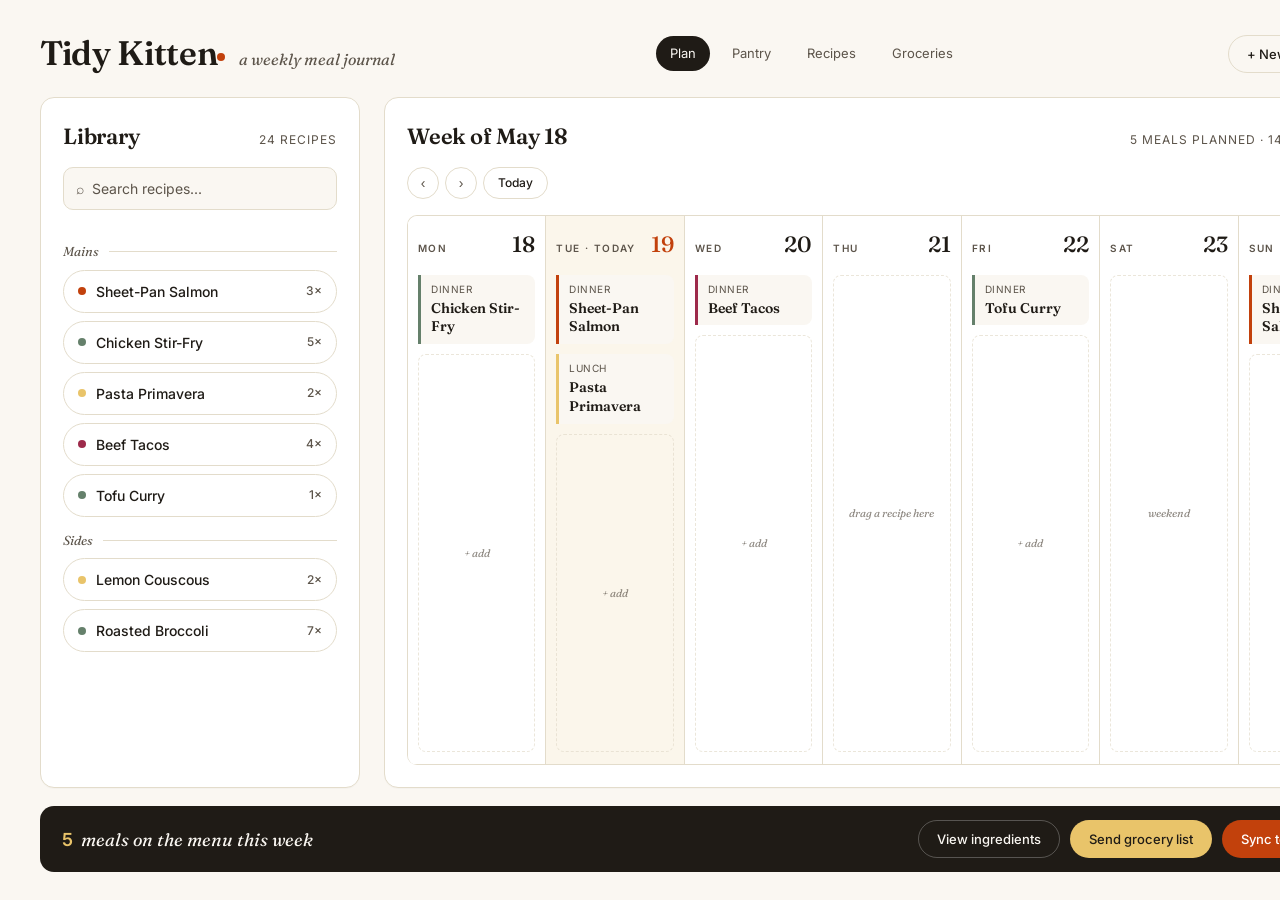
<file: static/mockups/1-editorial.html>
<!doctype html>
<html lang="en">
<head>
<meta charset="utf-8" />
<title>Meal Prep — Editorial</title>
<link rel="preconnect" href="https://fonts.googleapis.com">
<link rel="preconnect" href="https://fonts.gstatic.com" crossorigin>
<link href="https://fonts.googleapis.com/css2?family=Fraunces:opsz,wght@9..144,400;9..144,500;9..144,600;9..144,700&family=Inter:wght@400;500;600;700&display=swap" rel="stylesheet">
<style>
  * { box-sizing: border-box; margin: 0; padding: 0; }
  :root {
    --cream: #FAF7F2;
    --cream-2: #F2EDE3;
    --ink: #1F1B16;
    --ink-2: #5C544A;
    --line: #E3DCCB;
    --terracotta: #C2410C;
    --sage: #65806B;
    --butter: #E9C46A;
    --berry: #9D2A4B;
    --paper: #FFFFFF;
  }
  html, body {
    background: var(--cream);
    color: var(--ink);
    font-family: 'Inter', system-ui, sans-serif;
    font-size: 14px;
    line-height: 1.5;
    -webkit-font-smoothing: antialiased;
  }
  body {
    width: 1440px;
    height: 900px;
    padding: 28px 40px;
    display: grid;
    grid-template-rows: auto 1fr auto;
    gap: 18px;
    overflow: hidden;
  }
  /* ---------- Top bar ---------- */
  .topbar { display: flex; align-items: center; justify-content: space-between; }
  .brand {
    display: flex; align-items: baseline; gap: 14px;
  }
  .brand h1 {
    font-family: 'Fraunces', serif;
    font-weight: 600;
    font-size: 34px;
    letter-spacing: -0.01em;
  }
  .brand .dot {
    width: 8px; height: 8px; border-radius: 50%;
    background: var(--terracotta); display: inline-block;
    transform: translateY(-4px);
  }
  .brand .sub {
    font-family: 'Fraunces', serif;
    font-style: italic;
    color: var(--ink-2);
    font-size: 16px;
  }
  .nav { display: flex; gap: 8px; align-items: center; }
  .nav a {
    text-decoration: none; color: var(--ink-2);
    font-size: 13px; padding: 8px 14px; border-radius: 999px;
  }
  .nav a.active { background: var(--ink); color: var(--cream); }
  .nav a:hover:not(.active) { background: var(--cream-2); }
  .topbar .right { display: flex; align-items: center; gap: 14px; }
  .avatar {
    width: 36px; height: 36px; border-radius: 50%;
    background: linear-gradient(135deg, var(--terracotta), var(--berry));
    color: var(--cream); display: grid; place-items: center;
    font-weight: 600; font-size: 13px;
  }
  /* ---------- Main two-pane ---------- */
  .main {
    display: grid;
    grid-template-columns: 320px 1fr;
    gap: 24px;
    min-height: 0;
  }
  .panel {
    background: var(--paper);
    border: 1px solid var(--line);
    border-radius: 14px;
    padding: 22px;
    box-shadow: 0 1px 0 rgba(0,0,0,0.02);
    display: flex; flex-direction: column;
    min-height: 0;
  }
  .panel header {
    display: flex; align-items: baseline; justify-content: space-between;
    margin-bottom: 14px;
  }
  .panel h2 {
    font-family: 'Fraunces', serif;
    font-weight: 600;
    font-size: 22px;
    letter-spacing: -0.01em;
  }
  .panel .meta {
    font-size: 12px; color: var(--ink-2);
    text-transform: uppercase; letter-spacing: 0.08em;
  }
  /* ---------- Sidebar (meals) ---------- */
  .search {
    border: 1px solid var(--line);
    border-radius: 10px;
    padding: 10px 12px;
    display: flex; align-items: center; gap: 8px;
    margin-bottom: 18px;
    background: var(--cream);
  }
  .search input {
    border: 0; outline: 0; background: transparent;
    flex: 1; font: inherit; color: var(--ink);
  }
  .search input::placeholder { color: var(--ink-2); }
  .cat-label {
    font-family: 'Fraunces', serif;
    font-style: italic;
    color: var(--ink-2);
    font-size: 13px;
    margin: 14px 0 8px;
    display: flex; align-items: center; gap: 10px;
  }
  .cat-label::after {
    content: ""; flex: 1; border-bottom: 1px solid var(--line);
  }
  .meals { display: flex; flex-direction: column; gap: 8px; overflow: hidden; }
  .meal {
    border: 1px solid var(--line);
    border-radius: 999px;
    padding: 10px 14px;
    display: flex; align-items: center; gap: 10px;
    font-weight: 500;
    background: var(--paper);
    cursor: grab;
  }
  .meal .pip { width: 8px; height: 8px; border-radius: 50%; }
  .meal .pip.terr { background: var(--terracotta); }
  .meal .pip.sage { background: var(--sage); }
  .meal .pip.butter { background: var(--butter); }
  .meal .pip.berry { background: var(--berry); }
  .meal .count { margin-left: auto; color: var(--ink-2); font-size: 12px; }
  /* ---------- Calendar ---------- */
  .week-head {
    display: flex; align-items: center; justify-content: space-between;
    margin-bottom: 16px;
  }
  .week-nav { display: flex; gap: 6px; align-items: center; }
  .iconbtn {
    width: 32px; height: 32px; border-radius: 50%;
    border: 1px solid var(--line); background: var(--paper);
    display: grid; place-items: center; color: var(--ink-2);
    cursor: pointer; font-size: 14px;
  }
  .today-pill {
    border: 1px solid var(--line); border-radius: 999px;
    padding: 6px 14px; font-size: 12px; color: var(--ink);
    font-weight: 500;
  }
  .calendar {
    display: grid;
    grid-template-columns: repeat(7, 1fr);
    border-top: 1px solid var(--line);
    border-left: 1px solid var(--line);
    border-radius: 10px;
    overflow: hidden;
    flex: 1;
    min-height: 0;
  }
  .day {
    border-right: 1px solid var(--line);
    border-bottom: 1px solid var(--line);
    padding: 12px 10px;
    display: flex; flex-direction: column; gap: 10px;
    background: var(--paper);
    min-height: 0;
  }
  .day.today { background: #FBF6EB; }
  .day .d-head {
    display: flex; align-items: baseline; justify-content: space-between;
    margin-bottom: 4px;
  }
  .d-dow {
    font-size: 10px; letter-spacing: 0.14em;
    text-transform: uppercase; color: var(--ink-2);
    font-weight: 600;
  }
  .d-num {
    font-family: 'Fraunces', serif;
    font-size: 22px; font-weight: 500;
  }
  .day.today .d-num { color: var(--terracotta); }
  .event {
    border-left: 3px solid var(--sage);
    background: var(--cream);
    padding: 8px 10px;
    border-radius: 0 8px 8px 0;
    font-size: 12.5px;
    line-height: 1.35;
  }
  .event.terr { border-left-color: var(--terracotta); }
  .event.butter { border-left-color: var(--butter); }
  .event.berry { border-left-color: var(--berry); }
  .event .t { font-size: 10px; color: var(--ink-2); margin-bottom: 2px; letter-spacing: 0.05em; }
  .event .n { font-weight: 600; font-family: 'Fraunces', serif; font-size: 14px; }
  .empty-hint {
    flex: 1;
    border: 1px dashed var(--line);
    border-radius: 8px;
    display: grid; place-items: center;
    color: var(--ink-2);
    font-size: 11px; font-style: italic;
    font-family: 'Fraunces', serif;
    opacity: 0.7;
  }
  /* ---------- Action bar ---------- */
  .actionbar {
    display: flex; align-items: center; justify-content: space-between;
    padding: 14px 22px;
    background: var(--ink);
    color: var(--cream);
    border-radius: 14px;
  }
  .count-pill {
    font-family: 'Fraunces', serif;
    font-style: italic;
    font-size: 18px;
  }
  .count-pill b {
    font-style: normal; font-weight: 600;
    color: var(--butter); margin-right: 4px;
    font-family: 'Inter', sans-serif;
  }
  .actions { display: flex; gap: 10px; }
  .btn {
    padding: 10px 18px; border-radius: 999px; font-weight: 500;
    border: 1px solid transparent; cursor: pointer; font: 500 13px 'Inter', sans-serif;
  }
  .btn.ghost { background: transparent; color: var(--cream); border-color: rgba(255,255,255,0.25); }
  .btn.primary { background: var(--terracotta); color: white; }
  .btn.warm { background: var(--butter); color: var(--ink); }
</style>
</head>
<body>
  <!-- Top bar -->
  <header class="topbar">
    <div class="brand">
      <h1>Tidy Kitten<span class="dot"></span></h1>
      <span class="sub">a weekly meal journal</span>
    </div>
    <nav class="nav">
      <a href="#" class="active">Plan</a>
      <a href="#">Pantry</a>
      <a href="#">Recipes</a>
      <a href="#">Groceries</a>
    </nav>
    <div class="right">
      <a class="btn ghost" style="color:var(--ink); border-color:var(--line)">+ New recipe</a>
      <div class="avatar">JJ</div>
    </div>
  </header>

  <!-- Main -->
  <section class="main">
    <!-- Sidebar -->
    <aside class="panel">
      <header>
        <h2>Library</h2>
        <span class="meta">24 recipes</span>
      </header>
      <div class="search">
        <span style="color:var(--ink-2)">⌕</span>
        <input placeholder="Search recipes..." />
      </div>

      <div class="cat-label">Mains</div>
      <div class="meals">
        <div class="meal"><span class="pip terr"></span>Sheet-Pan Salmon<span class="count">3×</span></div>
        <div class="meal"><span class="pip sage"></span>Chicken Stir-Fry<span class="count">5×</span></div>
        <div class="meal"><span class="pip butter"></span>Pasta Primavera<span class="count">2×</span></div>
        <div class="meal"><span class="pip berry"></span>Beef Tacos<span class="count">4×</span></div>
        <div class="meal"><span class="pip sage"></span>Tofu Curry<span class="count">1×</span></div>
      </div>

      <div class="cat-label">Sides</div>
      <div class="meals">
        <div class="meal"><span class="pip butter"></span>Lemon Couscous<span class="count">2×</span></div>
        <div class="meal"><span class="pip sage"></span>Roasted Broccoli<span class="count">7×</span></div>
      </div>
    </aside>

    <!-- Calendar -->
    <section class="panel">
      <header>
        <h2>Week of May 18</h2>
        <span class="meta">5 meals planned · 14 ingredients</span>
      </header>

      <div class="week-head">
        <div class="week-nav">
          <button class="iconbtn">‹</button>
          <button class="iconbtn">›</button>
          <span class="today-pill">Today</span>
        </div>
        <span class="meta">May · 2026</span>
      </div>

      <div class="calendar">
        <div class="day">
          <div class="d-head"><span class="d-dow">Mon</span><span class="d-num">18</span></div>
          <div class="event sage"><div class="t">DINNER</div><div class="n">Chicken Stir-Fry</div></div>
          <div class="empty-hint">+ add</div>
        </div>
        <div class="day today">
          <div class="d-head"><span class="d-dow">Tue · today</span><span class="d-num">19</span></div>
          <div class="event terr"><div class="t">DINNER</div><div class="n">Sheet-Pan Salmon</div></div>
          <div class="event butter"><div class="t">LUNCH</div><div class="n">Pasta Primavera</div></div>
          <div class="empty-hint">+ add</div>
        </div>
        <div class="day">
          <div class="d-head"><span class="d-dow">Wed</span><span class="d-num">20</span></div>
          <div class="event berry"><div class="t">DINNER</div><div class="n">Beef Tacos</div></div>
          <div class="empty-hint">+ add</div>
        </div>
        <div class="day">
          <div class="d-head"><span class="d-dow">Thu</span><span class="d-num">21</span></div>
          <div class="empty-hint">drag a recipe here</div>
        </div>
        <div class="day">
          <div class="d-head"><span class="d-dow">Fri</span><span class="d-num">22</span></div>
          <div class="event sage"><div class="t">DINNER</div><div class="n">Tofu Curry</div></div>
          <div class="empty-hint">+ add</div>
        </div>
        <div class="day">
          <div class="d-head"><span class="d-dow">Sat</span><span class="d-num">23</span></div>
          <div class="empty-hint">weekend</div>
        </div>
        <div class="day">
          <div class="d-head"><span class="d-dow">Sun</span><span class="d-num">24</span></div>
          <div class="event terr"><div class="t">DINNER</div><div class="n">Sheet-Pan Salmon</div></div>
          <div class="empty-hint">+ add</div>
        </div>
      </div>
    </section>
  </section>

  <!-- Action bar -->
  <footer class="actionbar">
    <div class="count-pill"><b>5</b> meals on the menu this week</div>
    <div class="actions">
      <button class="btn ghost">View ingredients</button>
      <button class="btn warm">Send grocery list</button>
      <button class="btn primary">Sync to calendar →</button>
    </div>
  </footer>
</body>
</html>
</file>
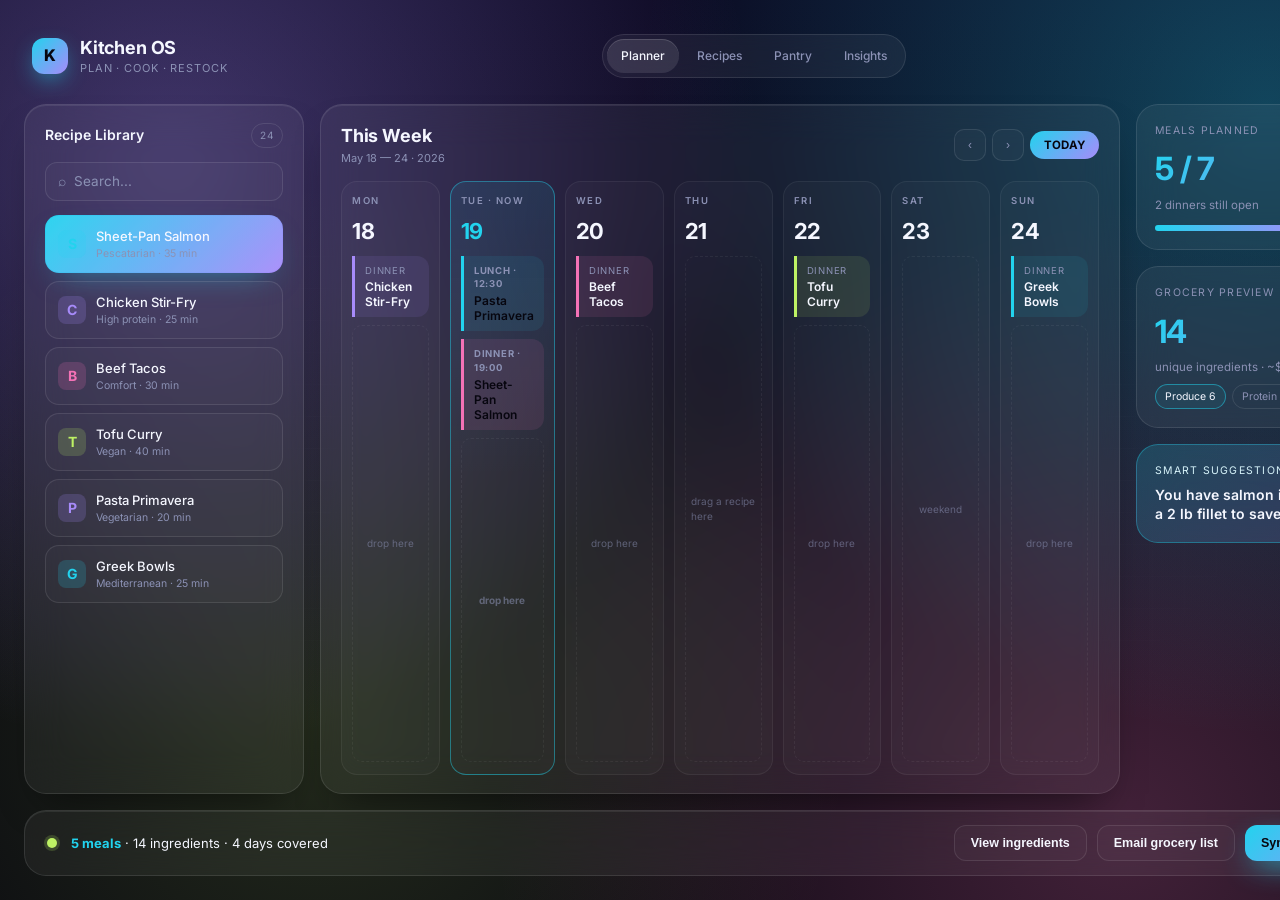
<file: static/mockups/2-bento-glass.html>
<!doctype html>
<html lang="en">
<head>
<meta charset="utf-8" />
<title>Meal Prep — Bento Glass</title>
<link rel="preconnect" href="https://fonts.googleapis.com">
<link rel="preconnect" href="https://fonts.gstatic.com" crossorigin>
<link href="https://fonts.googleapis.com/css2?family=Inter:wght@400;500;600;700;800&display=swap" rel="stylesheet">
<style>
  * { box-sizing: border-box; margin: 0; padding: 0; }
  :root {
    --bg-0: #07060F;
    --ink: #F5F7FF;
    --ink-2: #8C92B5;
    --line: rgba(255,255,255,0.10);
    --line-2: rgba(255,255,255,0.06);
    --glass: rgba(255,255,255,0.05);
    --glass-2: rgba(255,255,255,0.025);
    --cyan: #22D3EE;
    --violet: #A78BFA;
    --pink: #F472B6;
    --lime: #BEF264;
  }
  html, body {
    background: var(--bg-0);
    color: var(--ink);
    font-family: 'Inter', system-ui, sans-serif;
    font-size: 13.5px;
    line-height: 1.45;
    -webkit-font-smoothing: antialiased;
    overflow: hidden;
  }
  body {
    width: 1440px;
    height: 900px;
    padding: 24px;
    position: relative;
  }
  /* Animated mesh background */
  body::before {
    content: ""; position: absolute; inset: 0;
    background:
      radial-gradient(circle at 12% 18%, rgba(167,139,250,0.35), transparent 40%),
      radial-gradient(circle at 88% 12%, rgba(34,211,238,0.30), transparent 42%),
      radial-gradient(circle at 78% 92%, rgba(244,114,182,0.25), transparent 45%),
      radial-gradient(circle at 22% 80%, rgba(190,242,100,0.16), transparent 40%),
      linear-gradient(180deg, #0B0820, #07060F 80%);
    z-index: 0;
  }
  body::after {
    content: ""; position: absolute; inset: 0; pointer-events: none;
    background-image:
      linear-gradient(rgba(255,255,255,0.025) 1px, transparent 1px),
      linear-gradient(90deg, rgba(255,255,255,0.025) 1px, transparent 1px);
    background-size: 32px 32px;
    mask-image: radial-gradient(ellipse at center, black, transparent 70%);
  }
  .wrap {
    position: relative; z-index: 2;
    height: 852px;
    display: grid;
    grid-template-columns: 280px 1fr 280px;
    grid-template-rows: 64px 1fr 90px;
    grid-template-areas:
      "head head head"
      "lib  cal  side"
      "lib  cal  side";
    gap: 16px;
  }
  /* glass mixin */
  .glass {
    background: var(--glass);
    border: 1px solid var(--line);
    border-radius: 22px;
    backdrop-filter: blur(20px);
    -webkit-backdrop-filter: blur(20px);
    box-shadow:
      inset 0 1px 0 rgba(255,255,255,0.08),
      0 20px 40px -20px rgba(0,0,0,0.6);
    padding: 18px 20px;
  }
  /* Header */
  .head { grid-area: head; display: flex; align-items: center; justify-content: space-between; padding: 0 8px; }
  .logo { display: flex; align-items: center; gap: 12px; }
  .logo .badge {
    width: 36px; height: 36px; border-radius: 12px;
    background: linear-gradient(135deg, var(--cyan), var(--violet));
    box-shadow: 0 8px 24px -8px var(--cyan);
    display: grid; place-items: center;
    font-weight: 800; color: #07060F; font-size: 16px;
  }
  .logo h1 { font-size: 18px; font-weight: 700; letter-spacing: -0.01em; }
  .logo .sub { font-size: 11px; color: var(--ink-2); letter-spacing: 0.08em; text-transform: uppercase; }
  .pill-nav {
    display: flex; gap: 4px;
    background: var(--glass);
    border: 1px solid var(--line);
    padding: 4px;
    border-radius: 999px;
    backdrop-filter: blur(20px);
  }
  .pill-nav a {
    color: var(--ink-2); text-decoration: none;
    font-size: 12px; font-weight: 500;
    padding: 8px 14px; border-radius: 999px;
  }
  .pill-nav a.active {
    background: rgba(255,255,255,0.10); color: var(--ink);
    box-shadow: inset 0 1px 0 rgba(255,255,255,0.15);
  }
  .head-r { display: flex; align-items: center; gap: 10px; }
  .iconbtn {
    width: 36px; height: 36px; border-radius: 12px;
    background: var(--glass); border: 1px solid var(--line);
    display: grid; place-items: center; color: var(--ink-2);
    font-size: 14px;
  }
  .avatar {
    width: 36px; height: 36px; border-radius: 50%;
    background: linear-gradient(135deg, var(--violet), var(--pink));
    display: grid; place-items: center; font-weight: 700; font-size: 12px;
    color: #07060F;
  }
  /* Library */
  .lib { grid-area: lib; display: flex; flex-direction: column; min-height: 0; }
  .panel-h { display: flex; align-items: center; justify-content: space-between; margin-bottom: 14px; }
  .panel-h h2 { font-size: 14px; font-weight: 600; }
  .panel-h .tag {
    font-size: 10px; color: var(--ink-2);
    text-transform: uppercase; letter-spacing: 0.1em;
    padding: 4px 8px; border: 1px solid var(--line); border-radius: 999px;
  }
  .search {
    background: var(--glass-2); border: 1px solid var(--line);
    border-radius: 12px; padding: 9px 12px;
    display: flex; gap: 8px; align-items: center;
    margin-bottom: 14px;
  }
  .search input { background: transparent; border: 0; outline: 0; color: var(--ink); flex: 1; font: inherit; }
  .search input::placeholder { color: var(--ink-2); }
  .meal {
    display: flex; align-items: center; gap: 10px;
    padding: 11px 12px;
    border: 1px solid var(--line);
    background: var(--glass-2);
    border-radius: 14px;
    margin-bottom: 8px;
    cursor: grab;
    position: relative;
    overflow: hidden;
  }
  .meal .ic {
    width: 28px; height: 28px; border-radius: 8px;
    display: grid; place-items: center;
    font-size: 14px; font-weight: 700;
  }
  .ic.c1 { background: rgba(34,211,238,0.18); color: var(--cyan); }
  .ic.c2 { background: rgba(167,139,250,0.20); color: var(--violet); }
  .ic.c3 { background: rgba(244,114,182,0.18); color: var(--pink); }
  .ic.c4 { background: rgba(190,242,100,0.18); color: var(--lime); }
  .meal .n { font-size: 13px; font-weight: 500; }
  .meal .t { font-size: 10.5px; color: var(--ink-2); }
  .meal.featured {
    border: 1px solid transparent;
    background:
      linear-gradient(var(--glass), var(--glass)) padding-box,
      linear-gradient(135deg, var(--cyan), var(--violet)) border-box;
    box-shadow: 0 0 0 1px rgba(34,211,238,0.0), 0 12px 32px -16px rgba(34,211,238,0.6);
  }
  /* Calendar */
  .cal { grid-area: cal; display: flex; flex-direction: column; min-height: 0; }
  .cal-head {
    display: flex; align-items: center; justify-content: space-between;
    margin-bottom: 14px;
  }
  .cal-head h2 { font-size: 18px; font-weight: 700; letter-spacing: -0.01em; }
  .cal-head .sub { font-size: 11px; color: var(--ink-2); display: block; margin-top: 2px; }
  .cal-nav { display: flex; align-items: center; gap: 6px; }
  .navbtn {
    width: 32px; height: 32px; border-radius: 10px;
    background: var(--glass-2); border: 1px solid var(--line);
    color: var(--ink-2); display: grid; place-items: center;
    font-size: 12px;
  }
  .today {
    padding: 6px 14px; border-radius: 999px;
    background: linear-gradient(135deg, var(--cyan), var(--violet));
    color: #07060F; font-size: 11.5px; font-weight: 700;
  }
  .grid {
    display: grid; grid-template-columns: repeat(7, 1fr);
    gap: 10px; flex: 1; min-height: 0;
  }
  .day {
    background: var(--glass-2);
    border: 1px solid var(--line-2);
    border-radius: 16px;
    padding: 12px 10px;
    display: flex; flex-direction: column; gap: 8px;
    min-height: 0;
  }
  .day.today {
    border-color: rgba(34,211,238,0.45);
    background: linear-gradient(180deg, rgba(34,211,238,0.10), var(--glass-2) 50%);
  }
  .day .dow { font-size: 9.5px; color: var(--ink-2); letter-spacing: 0.16em; text-transform: uppercase; font-weight: 600; }
  .day .dnum { font-size: 22px; font-weight: 700; letter-spacing: -0.02em; }
  .day.today .dnum { color: var(--cyan); }
  .ev {
    border-left: 3px solid var(--cyan);
    background: rgba(34,211,238,0.08);
    padding: 8px 10px;
    border-radius: 0 12px 12px 0;
  }
  .ev .et { font-size: 9.5px; color: var(--ink-2); letter-spacing: 0.08em; text-transform: uppercase; margin-bottom: 2px; }
  .ev .en { font-size: 12px; font-weight: 600; line-height: 1.25; }
  .ev.violet { border-left-color: var(--violet); background: rgba(167,139,250,0.10); }
  .ev.pink   { border-left-color: var(--pink);   background: rgba(244,114,182,0.10); }
  .ev.lime   { border-left-color: var(--lime);   background: rgba(190,242,100,0.10); color: var(--ink); }
  .drop {
    flex: 1;
    border: 1px dashed var(--line);
    border-radius: 10px;
    color: var(--ink-2);
    font-size: 10px;
    display: grid; place-items: center;
    opacity: 0.55;
  }
  /* Sidebar (right) — bento stats */
  .side { grid-area: side; display: flex; flex-direction: column; gap: 16px; min-height: 0; }
  .stat-card {
    padding: 18px;
    background: var(--glass);
    border: 1px solid var(--line);
    border-radius: 22px;
    backdrop-filter: blur(20px);
  }
  .stat-card .lbl {
    font-size: 10.5px; letter-spacing: 0.12em; text-transform: uppercase;
    color: var(--ink-2); margin-bottom: 8px;
  }
  .stat-card .big {
    font-size: 32px; font-weight: 700; letter-spacing: -0.02em;
    background: linear-gradient(135deg, var(--cyan), var(--violet));
    -webkit-background-clip: text; background-clip: text; color: transparent;
  }
  .stat-card .meta { font-size: 11.5px; color: var(--ink-2); margin-top: 4px; }
  .progress {
    height: 6px; border-radius: 999px; background: rgba(255,255,255,0.06); margin-top: 12px;
    overflow: hidden;
  }
  .progress > i {
    display: block; height: 100%;
    background: linear-gradient(90deg, var(--cyan), var(--violet));
    width: 64%;
  }
  .chips { display: flex; flex-wrap: wrap; gap: 6px; margin-top: 8px; }
  .chip {
    font-size: 10.5px; color: var(--ink-2);
    border: 1px solid var(--line); border-radius: 999px;
    padding: 4px 9px;
  }
  .chip.on { color: var(--ink); border-color: rgba(34,211,238,0.5); background: rgba(34,211,238,0.08); }
  /* Action bar (across bottom) */
  .actionbar {
    grid-column: 1 / -1;
    background: var(--glass);
    border: 1px solid var(--line);
    border-radius: 22px;
    padding: 14px 22px;
    display: flex; align-items: center; justify-content: space-between;
    backdrop-filter: blur(24px);
    box-shadow: inset 0 1px 0 rgba(255,255,255,0.08);
  }
  .actionbar-l { display: flex; align-items: center; gap: 14px; }
  .pulse {
    width: 10px; height: 10px; border-radius: 50%;
    background: var(--lime);
    box-shadow: 0 0 0 3px rgba(190,242,100,0.18);
  }
  .actionbar-l .t { font-size: 13px; }
  .actionbar-l .t b { color: var(--cyan); font-weight: 700; }
  .actions { display: flex; gap: 10px; }
  .btn {
    padding: 10px 16px; border-radius: 12px; font-size: 12.5px; font-weight: 600;
    border: 1px solid var(--line); background: var(--glass-2); color: var(--ink); cursor: pointer;
  }
  .btn.primary {
    background: linear-gradient(135deg, var(--cyan), var(--violet));
    color: #07060F; border: 0;
    box-shadow: 0 10px 30px -10px var(--cyan);
  }
</style>
</head>
<body>
  <div class="wrap">
    <!-- Header -->
    <div class="head">
      <div class="logo">
        <div class="badge">K</div>
        <div>
          <h1>Kitchen OS</h1>
          <div class="sub">Plan · Cook · Restock</div>
        </div>
      </div>
      <nav class="pill-nav">
        <a class="active" href="#">Planner</a>
        <a href="#">Recipes</a>
        <a href="#">Pantry</a>
        <a href="#">Insights</a>
      </nav>
      <div class="head-r">
        <button class="iconbtn">⌕</button>
        <button class="iconbtn">⚡︎</button>
        <div class="avatar">JJ</div>
      </div>
    </div>

    <!-- Library tile -->
    <aside class="lib glass">
      <div class="panel-h">
        <h2>Recipe Library</h2>
        <span class="tag">24</span>
      </div>
      <div class="search">
        <span style="color:var(--ink-2)">⌕</span>
        <input placeholder="Search..." />
      </div>
      <div class="meal featured">
        <div class="ic c1">S</div>
        <div>
          <div class="n">Sheet-Pan Salmon</div>
          <div class="t">Pescatarian · 35 min</div>
        </div>
      </div>
      <div class="meal">
        <div class="ic c2">C</div>
        <div>
          <div class="n">Chicken Stir-Fry</div>
          <div class="t">High protein · 25 min</div>
        </div>
      </div>
      <div class="meal">
        <div class="ic c3">B</div>
        <div>
          <div class="n">Beef Tacos</div>
          <div class="t">Comfort · 30 min</div>
        </div>
      </div>
      <div class="meal">
        <div class="ic c4">T</div>
        <div>
          <div class="n">Tofu Curry</div>
          <div class="t">Vegan · 40 min</div>
        </div>
      </div>
      <div class="meal">
        <div class="ic c2">P</div>
        <div>
          <div class="n">Pasta Primavera</div>
          <div class="t">Vegetarian · 20 min</div>
        </div>
      </div>
      <div class="meal">
        <div class="ic c1">G</div>
        <div>
          <div class="n">Greek Bowls</div>
          <div class="t">Mediterranean · 25 min</div>
        </div>
      </div>
    </aside>

    <!-- Calendar tile -->
    <main class="cal glass">
      <div class="cal-head">
        <div>
          <h2>This Week</h2>
          <span class="sub">May 18 — 24 · 2026</span>
        </div>
        <div class="cal-nav">
          <button class="navbtn">‹</button>
          <button class="navbtn">›</button>
          <span class="today">TODAY</span>
        </div>
      </div>

      <div class="grid">
        <div class="day">
          <div class="dow">Mon</div><div class="dnum">18</div>
          <div class="ev violet"><div class="et">Dinner</div><div class="en">Chicken Stir-Fry</div></div>
          <div class="drop">drop here</div>
        </div>
        <div class="day today">
          <div class="dow">Tue · NOW</div><div class="dnum">19</div>
          <div class="ev"><div class="et">Lunch · 12:30</div><div class="en">Pasta Primavera</div></div>
          <div class="ev pink"><div class="et">Dinner · 19:00</div><div class="en">Sheet-Pan Salmon</div></div>
          <div class="drop">drop here</div>
        </div>
        <div class="day">
          <div class="dow">Wed</div><div class="dnum">20</div>
          <div class="ev pink"><div class="et">Dinner</div><div class="en">Beef Tacos</div></div>
          <div class="drop">drop here</div>
        </div>
        <div class="day">
          <div class="dow">Thu</div><div class="dnum">21</div>
          <div class="drop">drag a recipe<br>here</div>
        </div>
        <div class="day">
          <div class="dow">Fri</div><div class="dnum">22</div>
          <div class="ev lime"><div class="et">Dinner</div><div class="en">Tofu Curry</div></div>
          <div class="drop">drop here</div>
        </div>
        <div class="day">
          <div class="dow">Sat</div><div class="dnum">23</div>
          <div class="drop">weekend</div>
        </div>
        <div class="day">
          <div class="dow">Sun</div><div class="dnum">24</div>
          <div class="ev"><div class="et">Dinner</div><div class="en">Greek Bowls</div></div>
          <div class="drop">drop here</div>
        </div>
      </div>
    </main>

    <!-- Side bento stack -->
    <aside class="side">
      <div class="stat-card">
        <div class="lbl">Meals planned</div>
        <div class="big">5 / 7</div>
        <div class="meta">2 dinners still open</div>
        <div class="progress"><i></i></div>
      </div>
      <div class="stat-card">
        <div class="lbl">Grocery preview</div>
        <div class="big">14</div>
        <div class="meta">unique ingredients · ~$58</div>
        <div class="chips">
          <span class="chip on">Produce 6</span>
          <span class="chip">Protein 3</span>
          <span class="chip">Pantry 5</span>
        </div>
      </div>
      <div class="stat-card" style="background: linear-gradient(135deg, rgba(34,211,238,0.18), rgba(167,139,250,0.18)); border-color: rgba(34,211,238,0.35)">
        <div class="lbl" style="color:#D7F3FA">Smart suggestion</div>
        <div style="font-size:14px; font-weight:600; margin-top:4px; line-height:1.35;">You have salmon in 2 meals — buy a 2 lb fillet to save $4.</div>
      </div>
    </aside>

    <!-- Action bar -->
    <footer class="actionbar">
      <div class="actionbar-l">
        <span class="pulse"></span>
        <span class="t"><b>5 meals</b> · 14 ingredients · 4 days covered</span>
      </div>
      <div class="actions">
        <button class="btn">View ingredients</button>
        <button class="btn">Email grocery list</button>
        <button class="btn primary">Sync to calendar →</button>
      </div>
    </footer>
  </div>
</body>
</html>
</file>
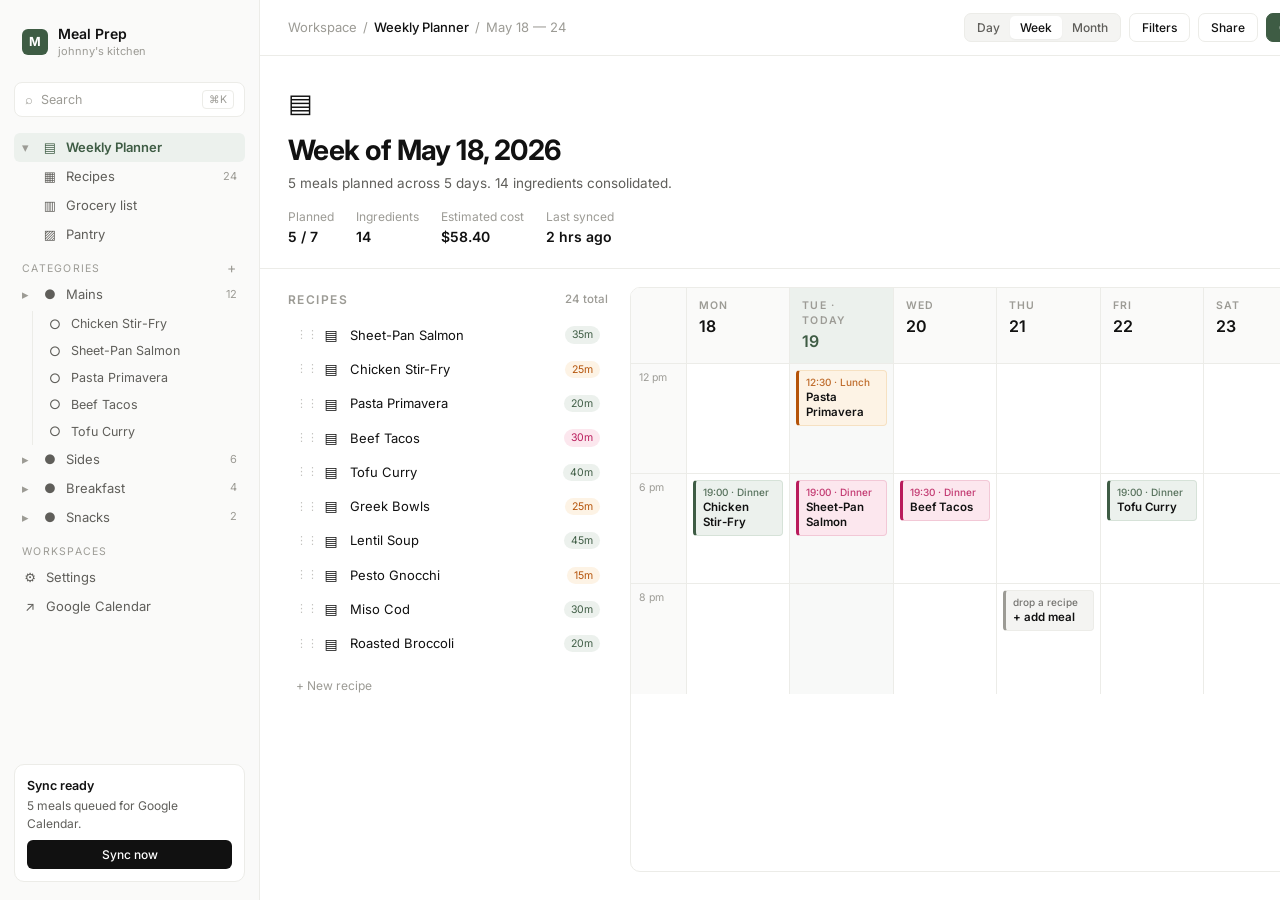
<file: static/mockups/3-notion-clean.html>
<!doctype html>
<html lang="en">
<head>
<meta charset="utf-8" />
<title>Meal Prep — Notion Clean</title>
<link rel="preconnect" href="https://fonts.googleapis.com">
<link rel="preconnect" href="https://fonts.gstatic.com" crossorigin>
<link href="https://fonts.googleapis.com/css2?family=Inter:wght@400;500;600;700&display=swap" rel="stylesheet">
<style>
  * { box-sizing: border-box; margin: 0; padding: 0; }
  :root {
    --paper: #FFFFFF;
    --bg: #FAFAF9;
    --bg-2: #F4F4F2;
    --line: #ECECE8;
    --line-2: #E2E1DC;
    --ink: #111111;
    --ink-2: #5F5E5A;
    --ink-3: #9C9B95;
    --accent: #3E5C44;       /* sage */
    --accent-soft: #ECF1ED;
    --warn: #B45309;
    --rose: #B91C5C;
  }
  html, body {
    background: var(--bg);
    color: var(--ink);
    font-family: 'Inter', system-ui, sans-serif;
    font-size: 13.5px;
    line-height: 1.45;
    -webkit-font-smoothing: antialiased;
  }
  body {
    width: 1440px;
    height: 900px;
    display: grid;
    grid-template-columns: 260px 1fr;
    overflow: hidden;
  }
  /* ---------- Sidebar ---------- */
  .sidebar {
    background: var(--bg);
    border-right: 1px solid var(--line);
    padding: 18px 14px;
    display: flex; flex-direction: column;
    min-height: 0;
  }
  .ws {
    display: flex; align-items: center; gap: 10px;
    padding: 6px 8px; border-radius: 8px; margin-bottom: 16px;
  }
  .ws .ico {
    width: 26px; height: 26px; border-radius: 6px;
    background: var(--accent); color: white;
    display: grid; place-items: center; font-weight: 700; font-size: 12.5px;
  }
  .ws .name { font-weight: 600; font-size: 14px; }
  .ws .sub { font-size: 11px; color: var(--ink-3); }
  .search {
    display: flex; align-items: center; gap: 8px;
    padding: 7px 10px;
    background: var(--paper);
    border: 1px solid var(--line);
    border-radius: 8px;
    color: var(--ink-3);
    font-size: 12.5px;
    margin-bottom: 16px;
  }
  .search .k { margin-left: auto; font-size: 10.5px; padding: 1px 6px; border: 1px solid var(--line); border-radius: 4px; color: var(--ink-3); }
  .nav-section {
    font-size: 10.5px; text-transform: uppercase; letter-spacing: 0.12em;
    color: var(--ink-3); padding: 12px 8px 4px;
    display: flex; align-items: center; justify-content: space-between;
  }
  .nav-section .plus { color: var(--ink-3); font-size: 14px; line-height: 1; }
  .nav-item {
    display: flex; align-items: center; gap: 8px;
    padding: 5px 8px; border-radius: 6px;
    font-size: 13px; color: var(--ink-2);
    cursor: pointer;
  }
  .nav-item:hover { background: var(--bg-2); color: var(--ink); }
  .nav-item.active { background: var(--accent-soft); color: var(--accent); font-weight: 600; }
  .nav-item .chev { color: var(--ink-3); width: 12px; display: inline-block; }
  .nav-item .ico { width: 16px; text-align: center; font-size: 13px; }
  .nav-item .ct { margin-left: auto; font-size: 11px; color: var(--ink-3); }
  .nav-children {
    margin-left: 18px; border-left: 1px solid var(--line);
    padding-left: 6px; margin-top: 2px;
  }
  .nav-children .nav-item { font-size: 12.5px; padding: 4px 8px; }
  .upgrade {
    margin-top: auto;
    border: 1px solid var(--line);
    border-radius: 10px;
    padding: 12px;
    background: var(--paper);
    font-size: 12px;
  }
  .upgrade .h { font-weight: 600; font-size: 12.5px; margin-bottom: 2px; }
  .upgrade .s { color: var(--ink-2); margin-bottom: 8px; }
  .upgrade button {
    width: 100%; padding: 7px; border: 0; cursor: pointer;
    background: var(--ink); color: white; border-radius: 6px;
    font: 500 12px 'Inter', sans-serif;
  }

  /* ---------- Main ---------- */
  .main {
    background: var(--paper);
    display: grid;
    grid-template-rows: 56px auto 1fr;
    min-width: 0;
  }
  /* Top bar */
  .topbar {
    display: flex; align-items: center; justify-content: space-between;
    padding: 0 28px;
    border-bottom: 1px solid var(--line);
  }
  .crumbs { display: flex; align-items: center; gap: 6px; font-size: 13px; color: var(--ink-2); }
  .crumbs b { font-weight: 500; color: var(--ink); }
  .crumbs span { color: var(--ink-3); }
  .topbar-r { display: flex; align-items: center; gap: 8px; }
  .seg {
    display: flex; padding: 2px;
    background: var(--bg-2); border: 1px solid var(--line); border-radius: 7px;
  }
  .seg button {
    background: transparent; border: 0; padding: 4px 10px; font: 500 12px 'Inter', sans-serif;
    color: var(--ink-2); border-radius: 5px; cursor: pointer;
  }
  .seg button.on { background: var(--paper); color: var(--ink); box-shadow: 0 1px 2px rgba(0,0,0,0.04); }
  .btn {
    padding: 6px 12px; border-radius: 7px; font: 500 12px 'Inter', sans-serif;
    border: 1px solid var(--line); background: var(--paper); color: var(--ink); cursor: pointer;
  }
  .btn.primary { background: var(--ink); color: white; border-color: var(--ink); }
  .btn.accent { background: var(--accent); color: white; border-color: var(--accent); }
  .avatar {
    width: 28px; height: 28px; border-radius: 50%;
    background: var(--accent); color: white;
    display: grid; place-items: center; font-weight: 600; font-size: 11.5px;
    margin-left: 4px;
  }

  /* Page header */
  .page-h {
    padding: 28px 28px 20px;
    border-bottom: 1px solid var(--line);
    display: flex; align-items: flex-end; justify-content: space-between;
  }
  .page-h .ic {
    font-size: 26px;
    margin-bottom: 8px;
  }
  .page-h h1 { font-size: 28px; font-weight: 700; letter-spacing: -0.02em; }
  .page-h .desc { color: var(--ink-2); margin-top: 4px; font-size: 13.5px; }
  .meta-row {
    display: flex; gap: 22px; margin-top: 14px;
  }
  .meta-row .item {
    display: flex; flex-direction: column;
    font-size: 12px; color: var(--ink-3);
  }
  .meta-row .item b {
    color: var(--ink); font-weight: 600; font-size: 14px; margin-top: 2px;
  }
  .week-nav { display: flex; align-items: center; gap: 6px; }
  .iconbtn {
    width: 28px; height: 28px; border-radius: 6px; border: 1px solid var(--line);
    background: var(--paper); color: var(--ink-2); cursor: pointer; font-size: 13px;
  }

  /* Body */
  .body {
    padding: 18px 28px 28px;
    display: grid;
    grid-template-columns: 320px 1fr;
    gap: 22px;
    min-height: 0;
  }
  /* Recipes column */
  .recipes-col h3 {
    font-size: 12px; text-transform: uppercase; letter-spacing: 0.12em;
    color: var(--ink-3); font-weight: 600; padding: 4px 0 10px;
    display: flex; align-items: center; justify-content: space-between;
  }
  .recipes-col h3 .ct { color: var(--ink-3); font-weight: 500; letter-spacing: 0; text-transform: none; font-size: 11.5px; }
  .recipe {
    display: flex; align-items: center; gap: 10px;
    padding: 7px 8px;
    border-radius: 6px;
    cursor: grab;
  }
  .recipe:hover { background: var(--bg-2); }
  .recipe .h {
    width: 16px; color: var(--ink-3); font-size: 11px; opacity: 0.6;
  }
  .recipe .em { font-size: 14px; width: 18px; text-align: center; }
  .recipe .n { font-size: 13px; }
  .recipe .tag {
    margin-left: auto; font-size: 10.5px;
    padding: 1px 7px; border-radius: 999px;
    background: var(--bg-2); color: var(--ink-2);
  }
  .recipe .tag.sage { background: var(--accent-soft); color: var(--accent); }
  .recipe .tag.warn { background: #FDF3E5; color: var(--warn); }
  .recipe .tag.rose { background: #FCE7EE; color: var(--rose); }

  /* Calendar */
  .cal-wrap {
    border: 1px solid var(--line);
    border-radius: 10px;
    overflow: hidden;
    display: flex; flex-direction: column;
    min-height: 0;
  }
  .cal-head {
    display: grid;
    grid-template-columns: 56px repeat(7, 1fr);
    background: var(--bg);
    border-bottom: 1px solid var(--line);
  }
  .cal-head .col {
    padding: 10px 12px;
    border-right: 1px solid var(--line);
    font-size: 11.5px;
    color: var(--ink-2);
    display: flex; flex-direction: column; gap: 2px;
  }
  .cal-head .col:last-child { border-right: 0; }
  .cal-head .col .dow {
    text-transform: uppercase; letter-spacing: 0.1em; color: var(--ink-3); font-size: 10.5px; font-weight: 600;
  }
  .cal-head .col .dn { color: var(--ink); font-weight: 600; font-size: 16px; letter-spacing: -0.01em; }
  .cal-head .col.today .dn { color: var(--accent); }
  .cal-head .col.today { background: var(--accent-soft); }
  .cal-head .gutter { background: var(--bg); }
  .cal-body { display: flex; flex-direction: column; flex: 1; min-height: 0; }
  .row {
    display: grid;
    grid-template-columns: 56px repeat(7, 1fr);
    border-bottom: 1px solid var(--line);
    min-height: 110px;
  }
  .row:last-child { border-bottom: 0; }
  .row .hour {
    border-right: 1px solid var(--line);
    padding: 6px 8px;
    font-size: 10.5px;
    color: var(--ink-3);
    background: var(--bg);
  }
  .row .cell {
    border-right: 1px solid var(--line);
    padding: 6px;
    display: flex; flex-direction: column; gap: 4px;
  }
  .row .cell:last-child { border-right: 0; }
  .row .cell.today { background: rgba(62,92,68,0.035); }
  .ev {
    background: var(--accent-soft);
    color: var(--accent);
    border: 1px solid #D6E2D8;
    border-left: 3px solid var(--accent);
    padding: 5px 7px;
    border-radius: 4px;
    font-size: 11.5px;
    line-height: 1.3;
  }
  .ev .t { font-size: 10px; opacity: 0.85; margin-bottom: 1px; font-weight: 500; }
  .ev .n { font-weight: 600; color: var(--ink); }
  .ev.warn { background: #FDF3E5; color: var(--warn); border-color: #F6E1C2; border-left-color: var(--warn); }
  .ev.rose { background: #FCE7EE; color: var(--rose); border-color: #F2C8D6; border-left-color: var(--rose); }
  .ev.gray { background: var(--bg-2); color: var(--ink-2); border-color: var(--line); border-left-color: var(--ink-3); }
  .ev.gray .n { color: var(--ink); }
</style>
</head>
<body>
  <!-- Sidebar -->
  <aside class="sidebar">
    <div class="ws">
      <div class="ico">M</div>
      <div>
        <div class="name">Meal Prep</div>
        <div class="sub">johnny's kitchen</div>
      </div>
    </div>
    <div class="search">
      <span>⌕</span>
      <span>Search</span>
      <span class="k">⌘K</span>
    </div>

    <div class="nav-item active"><span class="chev">▾</span><span class="ico">▤</span> Weekly Planner</div>
    <div class="nav-item"><span class="chev"></span><span class="ico">▦</span> Recipes <span class="ct">24</span></div>
    <div class="nav-item"><span class="chev"></span><span class="ico">▥</span> Grocery list</div>
    <div class="nav-item"><span class="chev"></span><span class="ico">▨</span> Pantry</div>

    <div class="nav-section">Categories <span class="plus">+</span></div>
    <div class="nav-item"><span class="chev">▸</span><span class="ico">●</span> Mains <span class="ct">12</span></div>
    <div class="nav-children">
      <div class="nav-item"><span class="ico">○</span> Chicken Stir-Fry</div>
      <div class="nav-item"><span class="ico">○</span> Sheet-Pan Salmon</div>
      <div class="nav-item"><span class="ico">○</span> Pasta Primavera</div>
      <div class="nav-item"><span class="ico">○</span> Beef Tacos</div>
      <div class="nav-item"><span class="ico">○</span> Tofu Curry</div>
    </div>
    <div class="nav-item"><span class="chev">▸</span><span class="ico">●</span> Sides <span class="ct">6</span></div>
    <div class="nav-item"><span class="chev">▸</span><span class="ico">●</span> Breakfast <span class="ct">4</span></div>
    <div class="nav-item"><span class="chev">▸</span><span class="ico">●</span> Snacks <span class="ct">2</span></div>

    <div class="nav-section">Workspaces</div>
    <div class="nav-item"><span class="ico">⚙</span> Settings</div>
    <div class="nav-item"><span class="ico">↗</span> Google Calendar</div>

    <div class="upgrade">
      <div class="h">Sync ready</div>
      <div class="s">5 meals queued for Google Calendar.</div>
      <button>Sync now</button>
    </div>
  </aside>

  <!-- Main -->
  <section class="main">
    <header class="topbar">
      <div class="crumbs">
        <span>Workspace</span><span>/</span><b>Weekly Planner</b><span>/</span><span>May 18 — 24</span>
      </div>
      <div class="topbar-r">
        <div class="seg">
          <button>Day</button>
          <button class="on">Week</button>
          <button>Month</button>
        </div>
        <button class="btn">Filters</button>
        <button class="btn">Share</button>
        <button class="btn accent">Generate plan</button>
        <div class="avatar">JJ</div>
      </div>
    </header>

    <!-- Page header -->
    <div class="page-h">
      <div>
        <div class="ic">▤</div>
        <h1>Week of May 18, 2026</h1>
        <div class="desc">5 meals planned across 5 days. 14 ingredients consolidated.</div>
        <div class="meta-row">
          <div class="item">Planned <b>5 / 7</b></div>
          <div class="item">Ingredients <b>14</b></div>
          <div class="item">Estimated cost <b>$58.40</b></div>
          <div class="item">Last synced <b>2 hrs ago</b></div>
        </div>
      </div>
      <div class="week-nav">
        <button class="iconbtn">‹</button>
        <button class="btn">Today</button>
        <button class="iconbtn">›</button>
      </div>
    </div>

    <!-- Body: recipes + calendar -->
    <div class="body">
      <!-- Recipes -->
      <div class="recipes-col">
        <h3>Recipes <span class="ct">24 total</span></h3>
        <div class="recipe"><span class="h">⋮⋮</span><span class="em">▤</span><span class="n">Sheet-Pan Salmon</span><span class="tag sage">35m</span></div>
        <div class="recipe"><span class="h">⋮⋮</span><span class="em">▤</span><span class="n">Chicken Stir-Fry</span><span class="tag warn">25m</span></div>
        <div class="recipe"><span class="h">⋮⋮</span><span class="em">▤</span><span class="n">Pasta Primavera</span><span class="tag sage">20m</span></div>
        <div class="recipe"><span class="h">⋮⋮</span><span class="em">▤</span><span class="n">Beef Tacos</span><span class="tag rose">30m</span></div>
        <div class="recipe"><span class="h">⋮⋮</span><span class="em">▤</span><span class="n">Tofu Curry</span><span class="tag sage">40m</span></div>
        <div class="recipe"><span class="h">⋮⋮</span><span class="em">▤</span><span class="n">Greek Bowls</span><span class="tag warn">25m</span></div>
        <div class="recipe"><span class="h">⋮⋮</span><span class="em">▤</span><span class="n">Lentil Soup</span><span class="tag sage">45m</span></div>
        <div class="recipe"><span class="h">⋮⋮</span><span class="em">▤</span><span class="n">Pesto Gnocchi</span><span class="tag warn">15m</span></div>
        <div class="recipe"><span class="h">⋮⋮</span><span class="em">▤</span><span class="n">Miso Cod</span><span class="tag sage">30m</span></div>
        <div class="recipe"><span class="h">⋮⋮</span><span class="em">▤</span><span class="n">Roasted Broccoli</span><span class="tag sage">20m</span></div>
        <div style="margin-top:10px; font-size:12px; color:var(--ink-3); padding: 6px 8px;">+ New recipe</div>
      </div>

      <!-- Calendar -->
      <div class="cal-wrap">
        <div class="cal-head">
          <div class="col gutter">&nbsp;</div>
          <div class="col"><span class="dow">Mon</span><span class="dn">18</span></div>
          <div class="col today"><span class="dow">Tue · Today</span><span class="dn">19</span></div>
          <div class="col"><span class="dow">Wed</span><span class="dn">20</span></div>
          <div class="col"><span class="dow">Thu</span><span class="dn">21</span></div>
          <div class="col"><span class="dow">Fri</span><span class="dn">22</span></div>
          <div class="col"><span class="dow">Sat</span><span class="dn">23</span></div>
          <div class="col"><span class="dow">Sun</span><span class="dn">24</span></div>
        </div>

        <div class="cal-body">
          <div class="row">
            <div class="hour">12 pm</div>
            <div class="cell"></div>
            <div class="cell today">
              <div class="ev warn"><div class="t">12:30 · Lunch</div><div class="n">Pasta Primavera</div></div>
            </div>
            <div class="cell"></div>
            <div class="cell"></div>
            <div class="cell"></div>
            <div class="cell"></div>
            <div class="cell"></div>
          </div>
          <div class="row">
            <div class="hour">6 pm</div>
            <div class="cell">
              <div class="ev"><div class="t">19:00 · Dinner</div><div class="n">Chicken Stir-Fry</div></div>
            </div>
            <div class="cell today">
              <div class="ev rose"><div class="t">19:00 · Dinner</div><div class="n">Sheet-Pan Salmon</div></div>
            </div>
            <div class="cell">
              <div class="ev rose"><div class="t">19:30 · Dinner</div><div class="n">Beef Tacos</div></div>
            </div>
            <div class="cell"></div>
            <div class="cell">
              <div class="ev"><div class="t">19:00 · Dinner</div><div class="n">Tofu Curry</div></div>
            </div>
            <div class="cell"></div>
            <div class="cell">
              <div class="ev"><div class="t">18:30 · Dinner</div><div class="n">Greek Bowls</div></div>
            </div>
          </div>
          <div class="row">
            <div class="hour">8 pm</div>
            <div class="cell"></div>
            <div class="cell today"></div>
            <div class="cell"></div>
            <div class="cell">
              <div class="ev gray"><div class="t">drop a recipe</div><div class="n">+ add meal</div></div>
            </div>
            <div class="cell"></div>
            <div class="cell"></div>
            <div class="cell"></div>
          </div>
        </div>
      </div>
    </div>
  </section>
</body>
</html>
</file>
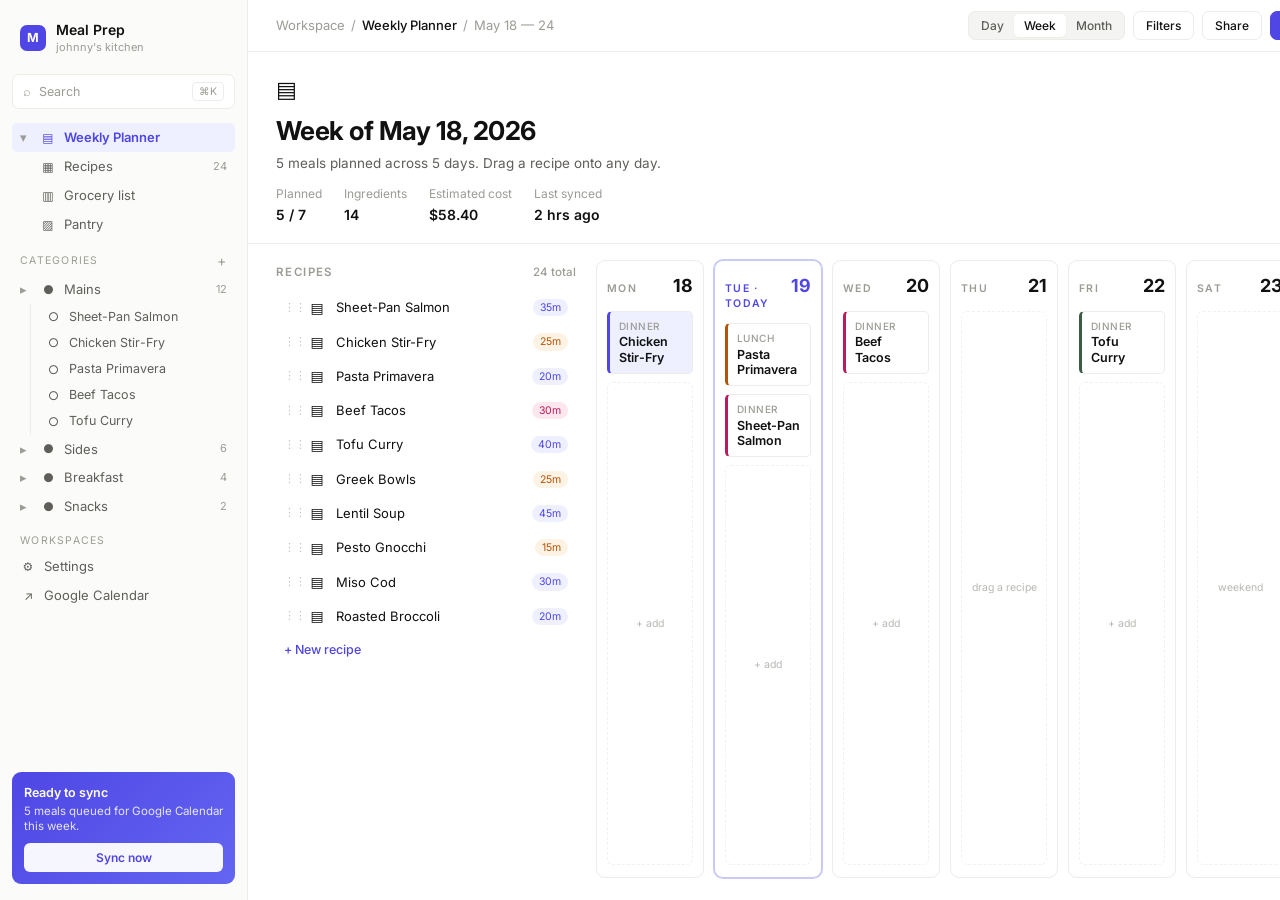
<file: static/mockups/notion-1-indigo-cards.html>
<!doctype html>
<html lang="en">
<head>
<meta charset="utf-8" />
<title>Notion Clean — Indigo Day Cards</title>
<link rel="preconnect" href="https://fonts.googleapis.com">
<link rel="preconnect" href="https://fonts.gstatic.com" crossorigin>
<link href="https://fonts.googleapis.com/css2?family=Inter:wght@400;500;600;700&display=swap" rel="stylesheet">
<style>
  * { box-sizing: border-box; margin: 0; padding: 0; }
  :root {
    --paper: #FFFFFF;
    --bg: #FBFBFA;
    --bg-2: #F4F4F2;
    --line: #ECECE8;
    --ink: #111111;
    --ink-2: #5F5E5A;
    --ink-3: #9C9B95;
    --accent: #4F46E5;
    --accent-2: #6366F1;
    --accent-soft: #EEF0FF;
    --accent-mid: #C7CBF5;
    --warn: #B45309;
    --rose: #B91C5C;
    --sage: #3E5C44;
  }
  html, body {
    background: var(--paper); color: var(--ink);
    font-family: 'Inter', system-ui, sans-serif;
    font-size: 13.5px; line-height: 1.45;
    -webkit-font-smoothing: antialiased;
  }
  body {
    width: 1440px; height: 900px;
    display: grid; grid-template-columns: 248px 1fr; overflow: hidden;
  }
  /* Sidebar */
  .sidebar {
    background: var(--bg); border-right: 1px solid var(--line);
    padding: 16px 12px; display: flex; flex-direction: column; min-height: 0;
  }
  .ws { display: flex; align-items: center; gap: 10px; padding: 4px 8px; margin-bottom: 14px; }
  .ws .ico {
    width: 26px; height: 26px; border-radius: 7px;
    background: var(--accent); color: white;
    display: grid; place-items: center; font-weight: 700; font-size: 12.5px;
  }
  .ws .name { font-weight: 600; font-size: 14px; }
  .ws .sub { font-size: 11px; color: var(--ink-3); }
  .search {
    display: flex; align-items: center; gap: 8px;
    padding: 7px 10px; background: var(--paper);
    border: 1px solid var(--line); border-radius: 7px;
    color: var(--ink-3); font-size: 12.5px; margin-bottom: 14px;
  }
  .search .k { margin-left: auto; font-size: 10.5px; padding: 1px 6px; border: 1px solid var(--line); border-radius: 4px; }
  .nav-section {
    font-size: 10.5px; text-transform: uppercase; letter-spacing: 0.12em;
    color: var(--ink-3); padding: 12px 8px 4px;
    display: flex; align-items: center; justify-content: space-between;
  }
  .nav-section .plus { font-size: 14px; }
  .nav-item {
    display: flex; align-items: center; gap: 8px;
    padding: 5px 8px; border-radius: 5px;
    font-size: 13px; color: var(--ink-2);
  }
  .nav-item:hover { background: var(--bg-2); }
  .nav-item.active { background: var(--accent-soft); color: var(--accent); font-weight: 600; }
  .nav-item .chev { color: var(--ink-3); width: 12px; }
  .nav-item .ico { width: 16px; text-align: center; font-size: 12px; }
  .nav-item .ct { margin-left: auto; font-size: 11px; color: var(--ink-3); }
  .nav-children { margin-left: 18px; border-left: 1px solid var(--line); padding-left: 6px; }
  .nav-children .nav-item { font-size: 12.5px; padding: 4px 8px; }
  .upgrade {
    margin-top: auto; border-radius: 9px; padding: 12px;
    background: linear-gradient(135deg, var(--accent), var(--accent-2)); color: white;
  }
  .upgrade .h { font-weight: 600; font-size: 12.5px; margin-bottom: 2px; }
  .upgrade .s { color: rgba(255,255,255,0.85); margin-bottom: 8px; font-size: 11.5px; line-height: 1.35; }
  .upgrade button {
    width: 100%; padding: 7px; border: 0; background: rgba(255,255,255,0.95);
    color: var(--accent); border-radius: 6px; font: 600 12px 'Inter', sans-serif; cursor: pointer;
  }

  /* Main */
  .main { background: var(--paper); display: grid; grid-template-rows: 52px auto 1fr; min-width: 0; }
  .topbar {
    display: flex; align-items: center; justify-content: space-between;
    padding: 0 28px; border-bottom: 1px solid var(--line);
  }
  .crumbs { display: flex; align-items: center; gap: 6px; font-size: 13px; color: var(--ink-2); }
  .crumbs b { font-weight: 500; color: var(--ink); }
  .crumbs span { color: var(--ink-3); }
  .topbar-r { display: flex; align-items: center; gap: 8px; }
  .seg { display: flex; padding: 2px; background: var(--bg-2); border: 1px solid var(--line); border-radius: 7px; }
  .seg button { background: transparent; border: 0; padding: 4px 10px; font: 500 12px 'Inter', sans-serif; color: var(--ink-2); border-radius: 5px; cursor: pointer; }
  .seg button.on { background: var(--paper); color: var(--ink); box-shadow: 0 1px 2px rgba(0,0,0,0.04); }
  .btn { padding: 6px 12px; border-radius: 7px; font: 500 12px 'Inter', sans-serif; border: 1px solid var(--line); background: var(--paper); color: var(--ink); cursor: pointer; }
  .btn.primary { background: var(--accent); color: white; border-color: var(--accent); }
  .avatar { width: 28px; height: 28px; border-radius: 50%; background: var(--accent); color: white; display: grid; place-items: center; font-weight: 600; font-size: 11.5px; }

  /* Page header */
  .page-h { padding: 22px 28px 18px; border-bottom: 1px solid var(--line); display: flex; align-items: flex-end; justify-content: space-between; }
  .page-h .ic { font-size: 22px; margin-bottom: 6px; }
  .page-h h1 { font-size: 26px; font-weight: 700; letter-spacing: -0.02em; }
  .page-h .desc { color: var(--ink-2); margin-top: 4px; font-size: 13.5px; }
  .meta-row { display: flex; gap: 22px; margin-top: 12px; }
  .meta-row .item { display: flex; flex-direction: column; font-size: 12px; color: var(--ink-3); }
  .meta-row .item b { color: var(--ink); font-weight: 600; font-size: 14px; margin-top: 2px; }
  .week-nav { display: flex; align-items: center; gap: 6px; }
  .iconbtn { width: 28px; height: 28px; border-radius: 6px; border: 1px solid var(--line); background: var(--paper); color: var(--ink-2); cursor: pointer; font-size: 13px; }

  /* Body: library + day-card calendar */
  .body { padding: 16px 28px 22px; display: grid; grid-template-columns: 300px 1fr; gap: 20px; min-height: 0; }
  .lib h3 {
    font-size: 11.5px; text-transform: uppercase; letter-spacing: 0.12em;
    color: var(--ink-3); font-weight: 600; padding: 4px 0 10px;
    display: flex; align-items: center; justify-content: space-between;
  }
  .lib h3 .ct { color: var(--ink-3); font-weight: 500; letter-spacing: 0; text-transform: none; font-size: 11.5px; }
  .recipe {
    display: flex; align-items: center; gap: 10px;
    padding: 7px 8px; border-radius: 6px; cursor: grab;
  }
  .recipe:hover { background: var(--bg-2); }
  .recipe .h { color: var(--ink-3); font-size: 11px; opacity: 0.6; width: 14px; }
  .recipe .em { font-size: 14px; width: 18px; text-align: center; }
  .recipe .n { font-size: 13px; }
  .recipe .tag { margin-left: auto; font-size: 10.5px; padding: 1px 7px; border-radius: 999px; background: var(--bg-2); color: var(--ink-2); }
  .recipe .tag.acc { background: var(--accent-soft); color: var(--accent); }
  .recipe .tag.warn { background: #FDF3E5; color: var(--warn); }
  .recipe .tag.rose { background: #FCE7EE; color: var(--rose); }
  .new-recipe { color: var(--accent); padding: 8px; font-size: 12.5px; font-weight: 500; }

  /* Day-card calendar */
  .week {
    display: grid; grid-template-columns: repeat(7, 1fr); gap: 10px;
    flex: 1; min-height: 0;
  }
  .day {
    background: var(--paper); border: 1px solid var(--line);
    border-radius: 9px; padding: 12px 10px;
    display: flex; flex-direction: column; gap: 8px;
    min-height: 0;
  }
  .day.today { border-color: var(--accent-mid); box-shadow: 0 0 0 1px var(--accent-mid); }
  .day .d-h { display: flex; align-items: baseline; justify-content: space-between; margin-bottom: 4px; }
  .day .dow { font-size: 10.5px; color: var(--ink-3); letter-spacing: 0.12em; text-transform: uppercase; font-weight: 600; }
  .day .dn { font-size: 18px; font-weight: 700; letter-spacing: -0.01em; }
  .day.today .dn { color: var(--accent); }
  .day.today .dow { color: var(--accent); }
  .ev {
    border: 1px solid var(--line); border-left: 3px solid var(--accent);
    background: var(--paper); padding: 7px 9px; border-radius: 5px;
    cursor: grab;
  }
  .ev .t { font-size: 10px; color: var(--ink-3); margin-bottom: 1px; font-weight: 500; letter-spacing: 0.04em; text-transform: uppercase; }
  .ev .n { font-weight: 600; font-size: 12.5px; line-height: 1.25; }
  .ev.warn  { border-left-color: var(--warn); }
  .ev.rose  { border-left-color: var(--rose); }
  .ev.sage  { border-left-color: var(--sage); }
  .ev.acc   { border-left-color: var(--accent); background: var(--accent-soft); }
  .drop {
    flex: 1; border: 1px dashed var(--line); border-radius: 6px;
    color: var(--ink-3); font-size: 10.5px; display: grid; place-items: center;
    opacity: 0.7; min-height: 36px;
  }
</style>
</head>
<body>
  <aside class="sidebar">
    <div class="ws">
      <div class="ico">M</div>
      <div>
        <div class="name">Meal Prep</div>
        <div class="sub">johnny's kitchen</div>
      </div>
    </div>
    <div class="search"><span>⌕</span><span>Search</span><span class="k">⌘K</span></div>

    <div class="nav-item active"><span class="chev">▾</span><span class="ico">▤</span> Weekly Planner</div>
    <div class="nav-item"><span class="chev"></span><span class="ico">▦</span> Recipes <span class="ct">24</span></div>
    <div class="nav-item"><span class="chev"></span><span class="ico">▥</span> Grocery list</div>
    <div class="nav-item"><span class="chev"></span><span class="ico">▨</span> Pantry</div>

    <div class="nav-section">Categories <span class="plus">+</span></div>
    <div class="nav-item"><span class="chev">▸</span><span class="ico">●</span> Mains <span class="ct">12</span></div>
    <div class="nav-children">
      <div class="nav-item"><span class="ico">○</span> Sheet-Pan Salmon</div>
      <div class="nav-item"><span class="ico">○</span> Chicken Stir-Fry</div>
      <div class="nav-item"><span class="ico">○</span> Pasta Primavera</div>
      <div class="nav-item"><span class="ico">○</span> Beef Tacos</div>
      <div class="nav-item"><span class="ico">○</span> Tofu Curry</div>
    </div>
    <div class="nav-item"><span class="chev">▸</span><span class="ico">●</span> Sides <span class="ct">6</span></div>
    <div class="nav-item"><span class="chev">▸</span><span class="ico">●</span> Breakfast <span class="ct">4</span></div>
    <div class="nav-item"><span class="chev">▸</span><span class="ico">●</span> Snacks <span class="ct">2</span></div>

    <div class="nav-section">Workspaces</div>
    <div class="nav-item"><span class="ico">⚙</span> Settings</div>
    <div class="nav-item"><span class="ico">↗</span> Google Calendar</div>

    <div class="upgrade">
      <div class="h">Ready to sync</div>
      <div class="s">5 meals queued for Google Calendar this week.</div>
      <button>Sync now</button>
    </div>
  </aside>

  <section class="main">
    <header class="topbar">
      <div class="crumbs"><span>Workspace</span><span>/</span><b>Weekly Planner</b><span>/</span><span>May 18 — 24</span></div>
      <div class="topbar-r">
        <div class="seg"><button>Day</button><button class="on">Week</button><button>Month</button></div>
        <button class="btn">Filters</button>
        <button class="btn">Share</button>
        <button class="btn primary">Generate plan</button>
        <div class="avatar">JJ</div>
      </div>
    </header>

    <div class="page-h">
      <div>
        <div class="ic">▤</div>
        <h1>Week of May 18, 2026</h1>
        <div class="desc">5 meals planned across 5 days. Drag a recipe onto any day.</div>
        <div class="meta-row">
          <div class="item">Planned <b>5 / 7</b></div>
          <div class="item">Ingredients <b>14</b></div>
          <div class="item">Estimated cost <b>$58.40</b></div>
          <div class="item">Last synced <b>2 hrs ago</b></div>
        </div>
      </div>
      <div class="week-nav">
        <button class="iconbtn">‹</button>
        <button class="btn">Today</button>
        <button class="iconbtn">›</button>
      </div>
    </div>

    <div class="body">
      <div class="lib">
        <h3>Recipes <span class="ct">24 total</span></h3>
        <div class="recipe"><span class="h">⋮⋮</span><span class="em">▤</span><span class="n">Sheet-Pan Salmon</span><span class="tag acc">35m</span></div>
        <div class="recipe"><span class="h">⋮⋮</span><span class="em">▤</span><span class="n">Chicken Stir-Fry</span><span class="tag warn">25m</span></div>
        <div class="recipe"><span class="h">⋮⋮</span><span class="em">▤</span><span class="n">Pasta Primavera</span><span class="tag acc">20m</span></div>
        <div class="recipe"><span class="h">⋮⋮</span><span class="em">▤</span><span class="n">Beef Tacos</span><span class="tag rose">30m</span></div>
        <div class="recipe"><span class="h">⋮⋮</span><span class="em">▤</span><span class="n">Tofu Curry</span><span class="tag acc">40m</span></div>
        <div class="recipe"><span class="h">⋮⋮</span><span class="em">▤</span><span class="n">Greek Bowls</span><span class="tag warn">25m</span></div>
        <div class="recipe"><span class="h">⋮⋮</span><span class="em">▤</span><span class="n">Lentil Soup</span><span class="tag acc">45m</span></div>
        <div class="recipe"><span class="h">⋮⋮</span><span class="em">▤</span><span class="n">Pesto Gnocchi</span><span class="tag warn">15m</span></div>
        <div class="recipe"><span class="h">⋮⋮</span><span class="em">▤</span><span class="n">Miso Cod</span><span class="tag acc">30m</span></div>
        <div class="recipe"><span class="h">⋮⋮</span><span class="em">▤</span><span class="n">Roasted Broccoli</span><span class="tag acc">20m</span></div>
        <div class="new-recipe">+ New recipe</div>
      </div>

      <div class="week">
        <div class="day">
          <div class="d-h"><span class="dow">Mon</span><span class="dn">18</span></div>
          <div class="ev acc"><div class="t">Dinner</div><div class="n">Chicken Stir-Fry</div></div>
          <div class="drop">+ add</div>
        </div>
        <div class="day today">
          <div class="d-h"><span class="dow">Tue · Today</span><span class="dn">19</span></div>
          <div class="ev warn"><div class="t">Lunch</div><div class="n">Pasta Primavera</div></div>
          <div class="ev rose"><div class="t">Dinner</div><div class="n">Sheet-Pan Salmon</div></div>
          <div class="drop">+ add</div>
        </div>
        <div class="day">
          <div class="d-h"><span class="dow">Wed</span><span class="dn">20</span></div>
          <div class="ev rose"><div class="t">Dinner</div><div class="n">Beef Tacos</div></div>
          <div class="drop">+ add</div>
        </div>
        <div class="day">
          <div class="d-h"><span class="dow">Thu</span><span class="dn">21</span></div>
          <div class="drop">drag a recipe</div>
        </div>
        <div class="day">
          <div class="d-h"><span class="dow">Fri</span><span class="dn">22</span></div>
          <div class="ev sage"><div class="t">Dinner</div><div class="n">Tofu Curry</div></div>
          <div class="drop">+ add</div>
        </div>
        <div class="day">
          <div class="d-h"><span class="dow">Sat</span><span class="dn">23</span></div>
          <div class="drop">weekend</div>
        </div>
        <div class="day">
          <div class="d-h"><span class="dow">Sun</span><span class="dn">24</span></div>
          <div class="ev acc"><div class="t">Dinner</div><div class="n">Greek Bowls</div></div>
          <div class="drop">+ add</div>
        </div>
      </div>
    </div>
  </section>
</body>
</html>
</file>
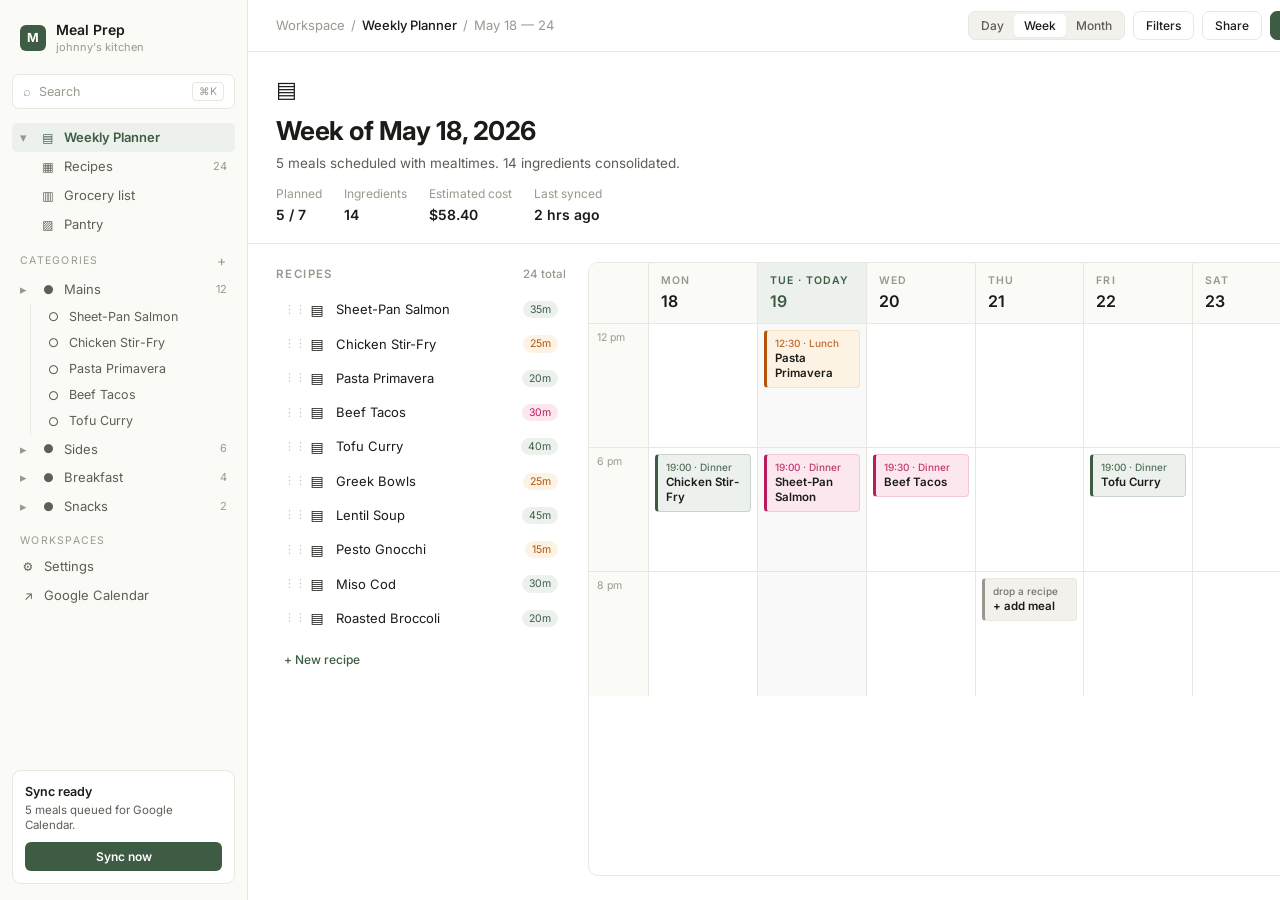
<file: static/mockups/notion-2-sage-agenda.html>
<!doctype html>
<html lang="en">
<head>
<meta charset="utf-8" />
<title>Notion Clean — Sage Agenda</title>
<link rel="preconnect" href="https://fonts.googleapis.com">
<link rel="preconnect" href="https://fonts.gstatic.com" crossorigin>
<link href="https://fonts.googleapis.com/css2?family=Inter:wght@400;500;600;700&display=swap" rel="stylesheet">
<style>
  * { box-sizing: border-box; margin: 0; padding: 0; }
  :root {
    --paper: #FFFFFF;
    --bg: #FAFAF7;
    --bg-2: #F2F1EC;
    --line: #E8E7E1;
    --line-2: #DEDCD3;
    --ink: #1B1B17;
    --ink-2: #5F5D55;
    --ink-3: #9A988E;
    --accent: #3E5C44;
    --accent-2: #4F7458;
    --accent-soft: #ECF1ED;
    --accent-mid: #C9D5CC;
    --warn: #B45309;
    --rose: #B91C5C;
  }
  html, body {
    background: var(--bg); color: var(--ink);
    font-family: 'Inter', system-ui, sans-serif;
    font-size: 13.5px; line-height: 1.45;
    -webkit-font-smoothing: antialiased;
  }
  body { width: 1440px; height: 900px; display: grid; grid-template-columns: 248px 1fr; overflow: hidden; }
  .sidebar {
    background: var(--bg); border-right: 1px solid var(--line);
    padding: 16px 12px; display: flex; flex-direction: column; min-height: 0;
  }
  .ws { display: flex; align-items: center; gap: 10px; padding: 4px 8px; margin-bottom: 14px; }
  .ws .ico { width: 26px; height: 26px; border-radius: 6px; background: var(--accent); color: white; display: grid; place-items: center; font-weight: 700; font-size: 12.5px; }
  .ws .name { font-weight: 600; font-size: 14px; }
  .ws .sub { font-size: 11px; color: var(--ink-3); }
  .search {
    display: flex; align-items: center; gap: 8px;
    padding: 7px 10px; background: var(--paper);
    border: 1px solid var(--line); border-radius: 7px;
    color: var(--ink-3); font-size: 12.5px; margin-bottom: 14px;
  }
  .search .k { margin-left: auto; font-size: 10.5px; padding: 1px 6px; border: 1px solid var(--line); border-radius: 4px; }
  .nav-section {
    font-size: 10.5px; text-transform: uppercase; letter-spacing: 0.12em;
    color: var(--ink-3); padding: 12px 8px 4px;
    display: flex; align-items: center; justify-content: space-between;
  }
  .nav-section .plus { font-size: 14px; }
  .nav-item {
    display: flex; align-items: center; gap: 8px;
    padding: 5px 8px; border-radius: 5px;
    font-size: 13px; color: var(--ink-2);
  }
  .nav-item:hover { background: var(--bg-2); }
  .nav-item.active { background: var(--accent-soft); color: var(--accent); font-weight: 600; }
  .nav-item .chev { color: var(--ink-3); width: 12px; }
  .nav-item .ico { width: 16px; text-align: center; font-size: 12px; }
  .nav-item .ct { margin-left: auto; font-size: 11px; color: var(--ink-3); }
  .nav-children { margin-left: 18px; border-left: 1px solid var(--line); padding-left: 6px; }
  .nav-children .nav-item { font-size: 12.5px; padding: 4px 8px; }
  .upgrade {
    margin-top: auto; border: 1px solid var(--line); border-radius: 9px;
    padding: 12px; background: var(--paper);
  }
  .upgrade .h { font-weight: 600; font-size: 12.5px; margin-bottom: 2px; }
  .upgrade .s { color: var(--ink-2); font-size: 11.5px; margin-bottom: 8px; line-height: 1.35; }
  .upgrade button {
    width: 100%; padding: 7px; border: 0; background: var(--accent);
    color: white; border-radius: 6px; font: 600 12px 'Inter', sans-serif;
  }

  .main { background: var(--paper); display: grid; grid-template-rows: 52px auto 1fr; min-width: 0; }
  .topbar { display: flex; align-items: center; justify-content: space-between; padding: 0 28px; border-bottom: 1px solid var(--line); }
  .crumbs { display: flex; align-items: center; gap: 6px; font-size: 13px; color: var(--ink-2); }
  .crumbs b { font-weight: 500; color: var(--ink); }
  .crumbs span { color: var(--ink-3); }
  .topbar-r { display: flex; align-items: center; gap: 8px; }
  .seg { display: flex; padding: 2px; background: var(--bg-2); border: 1px solid var(--line); border-radius: 7px; }
  .seg button { background: transparent; border: 0; padding: 4px 10px; font: 500 12px 'Inter', sans-serif; color: var(--ink-2); border-radius: 5px; }
  .seg button.on { background: var(--paper); color: var(--ink); box-shadow: 0 1px 2px rgba(0,0,0,0.04); }
  .btn { padding: 6px 12px; border-radius: 7px; font: 500 12px 'Inter', sans-serif; border: 1px solid var(--line); background: var(--paper); color: var(--ink); cursor: pointer; }
  .btn.primary { background: var(--accent); color: white; border-color: var(--accent); }
  .avatar { width: 28px; height: 28px; border-radius: 50%; background: var(--accent); color: white; display: grid; place-items: center; font-weight: 600; font-size: 11.5px; }

  .page-h { padding: 22px 28px 18px; border-bottom: 1px solid var(--line); display: flex; align-items: flex-end; justify-content: space-between; }
  .page-h .ic { font-size: 22px; margin-bottom: 6px; }
  .page-h h1 { font-size: 26px; font-weight: 700; letter-spacing: -0.02em; }
  .page-h .desc { color: var(--ink-2); margin-top: 4px; font-size: 13.5px; }
  .meta-row { display: flex; gap: 22px; margin-top: 12px; }
  .meta-row .item { display: flex; flex-direction: column; font-size: 12px; color: var(--ink-3); }
  .meta-row .item b { color: var(--ink); font-weight: 600; font-size: 14px; margin-top: 2px; }
  .week-nav { display: flex; align-items: center; gap: 6px; }
  .iconbtn { width: 28px; height: 28px; border-radius: 6px; border: 1px solid var(--line); background: var(--paper); color: var(--ink-2); font-size: 13px; }

  /* Body: agenda (left, narrow) + time-grid calendar (right) */
  .body { padding: 18px 28px 24px; display: grid; grid-template-columns: 290px 1fr; gap: 22px; min-height: 0; }
  .lib h3 { font-size: 11.5px; text-transform: uppercase; letter-spacing: 0.12em; color: var(--ink-3); font-weight: 600; padding: 4px 0 10px; display: flex; align-items: center; justify-content: space-between; }
  .recipe { display: flex; align-items: center; gap: 10px; padding: 7px 8px; border-radius: 6px; }
  .recipe:hover { background: var(--bg-2); }
  .recipe .h { color: var(--ink-3); font-size: 11px; opacity: 0.6; width: 14px; }
  .recipe .em { font-size: 14px; width: 18px; text-align: center; }
  .recipe .n { font-size: 13px; }
  .recipe .tag { margin-left: auto; font-size: 10.5px; padding: 1px 7px; border-radius: 999px; background: var(--bg-2); color: var(--ink-2); }
  .recipe .tag.acc { background: var(--accent-soft); color: var(--accent); }
  .recipe .tag.warn { background: #FDF3E5; color: var(--warn); }
  .recipe .tag.rose { background: #FCE7EE; color: var(--rose); }

  .cal-wrap { background: var(--paper); border: 1px solid var(--line); border-radius: 10px; overflow: hidden; display: flex; flex-direction: column; min-height: 0; }
  .cal-head { display: grid; grid-template-columns: 60px repeat(7, 1fr); background: var(--bg); border-bottom: 1px solid var(--line); }
  .cal-head .col { padding: 10px 12px; border-right: 1px solid var(--line); font-size: 11.5px; display: flex; flex-direction: column; gap: 2px; }
  .cal-head .col:last-child { border-right: 0; }
  .cal-head .col .dow { text-transform: uppercase; letter-spacing: 0.1em; color: var(--ink-3); font-size: 10.5px; font-weight: 600; }
  .cal-head .col .dn { color: var(--ink); font-weight: 600; font-size: 16px; }
  .cal-head .col.today { background: var(--accent-soft); }
  .cal-head .col.today .dn { color: var(--accent); }
  .cal-head .col.today .dow { color: var(--accent); }
  .row { display: grid; grid-template-columns: 60px repeat(7, 1fr); border-bottom: 1px solid var(--line); min-height: 124px; }
  .row:last-child { border-bottom: 0; }
  .row .hour { border-right: 1px solid var(--line); padding: 6px 8px; font-size: 10.5px; color: var(--ink-3); background: var(--bg); }
  .row .cell { border-right: 1px solid var(--line); padding: 6px; display: flex; flex-direction: column; gap: 4px; }
  .row .cell:last-child { border-right: 0; }
  .row .cell.today { background: rgba(62,92,68,0.035); }
  .ev { background: var(--accent-soft); color: var(--accent); border: 1px solid var(--accent-mid); border-left: 3px solid var(--accent); padding: 6px 8px; border-radius: 4px; font-size: 11.5px; line-height: 1.3; }
  .ev .t { font-size: 10px; opacity: 0.85; margin-bottom: 1px; font-weight: 500; }
  .ev .n { font-weight: 600; color: var(--ink); }
  .ev.warn { background: #FDF3E5; color: var(--warn); border-color: #F6E1C2; border-left-color: var(--warn); }
  .ev.rose { background: #FCE7EE; color: var(--rose); border-color: #F2C8D6; border-left-color: var(--rose); }
  .ev.gray { background: var(--bg-2); color: var(--ink-2); border-color: var(--line); border-left-color: var(--ink-3); }
  .ev.gray .n { color: var(--ink); }
</style>
</head>
<body>
  <aside class="sidebar">
    <div class="ws"><div class="ico">M</div><div><div class="name">Meal Prep</div><div class="sub">johnny's kitchen</div></div></div>
    <div class="search"><span>⌕</span><span>Search</span><span class="k">⌘K</span></div>

    <div class="nav-item active"><span class="chev">▾</span><span class="ico">▤</span> Weekly Planner</div>
    <div class="nav-item"><span class="chev"></span><span class="ico">▦</span> Recipes <span class="ct">24</span></div>
    <div class="nav-item"><span class="chev"></span><span class="ico">▥</span> Grocery list</div>
    <div class="nav-item"><span class="chev"></span><span class="ico">▨</span> Pantry</div>

    <div class="nav-section">Categories <span class="plus">+</span></div>
    <div class="nav-item"><span class="chev">▸</span><span class="ico">●</span> Mains <span class="ct">12</span></div>
    <div class="nav-children">
      <div class="nav-item"><span class="ico">○</span> Sheet-Pan Salmon</div>
      <div class="nav-item"><span class="ico">○</span> Chicken Stir-Fry</div>
      <div class="nav-item"><span class="ico">○</span> Pasta Primavera</div>
      <div class="nav-item"><span class="ico">○</span> Beef Tacos</div>
      <div class="nav-item"><span class="ico">○</span> Tofu Curry</div>
    </div>
    <div class="nav-item"><span class="chev">▸</span><span class="ico">●</span> Sides <span class="ct">6</span></div>
    <div class="nav-item"><span class="chev">▸</span><span class="ico">●</span> Breakfast <span class="ct">4</span></div>
    <div class="nav-item"><span class="chev">▸</span><span class="ico">●</span> Snacks <span class="ct">2</span></div>

    <div class="nav-section">Workspaces</div>
    <div class="nav-item"><span class="ico">⚙</span> Settings</div>
    <div class="nav-item"><span class="ico">↗</span> Google Calendar</div>

    <div class="upgrade">
      <div class="h">Sync ready</div>
      <div class="s">5 meals queued for Google Calendar.</div>
      <button>Sync now</button>
    </div>
  </aside>

  <section class="main">
    <header class="topbar">
      <div class="crumbs"><span>Workspace</span><span>/</span><b>Weekly Planner</b><span>/</span><span>May 18 — 24</span></div>
      <div class="topbar-r">
        <div class="seg"><button>Day</button><button class="on">Week</button><button>Month</button></div>
        <button class="btn">Filters</button>
        <button class="btn">Share</button>
        <button class="btn primary">Generate plan</button>
        <div class="avatar">JJ</div>
      </div>
    </header>

    <div class="page-h">
      <div>
        <div class="ic">▤</div>
        <h1>Week of May 18, 2026</h1>
        <div class="desc">5 meals scheduled with mealtimes. 14 ingredients consolidated.</div>
        <div class="meta-row">
          <div class="item">Planned <b>5 / 7</b></div>
          <div class="item">Ingredients <b>14</b></div>
          <div class="item">Estimated cost <b>$58.40</b></div>
          <div class="item">Last synced <b>2 hrs ago</b></div>
        </div>
      </div>
      <div class="week-nav">
        <button class="iconbtn">‹</button>
        <button class="btn">Today</button>
        <button class="iconbtn">›</button>
      </div>
    </div>

    <div class="body">
      <div class="lib">
        <h3>Recipes <span style="color:var(--ink-3); font-weight:500; font-size:11.5px; text-transform:none; letter-spacing:0">24 total</span></h3>
        <div class="recipe"><span class="h">⋮⋮</span><span class="em">▤</span><span class="n">Sheet-Pan Salmon</span><span class="tag acc">35m</span></div>
        <div class="recipe"><span class="h">⋮⋮</span><span class="em">▤</span><span class="n">Chicken Stir-Fry</span><span class="tag warn">25m</span></div>
        <div class="recipe"><span class="h">⋮⋮</span><span class="em">▤</span><span class="n">Pasta Primavera</span><span class="tag acc">20m</span></div>
        <div class="recipe"><span class="h">⋮⋮</span><span class="em">▤</span><span class="n">Beef Tacos</span><span class="tag rose">30m</span></div>
        <div class="recipe"><span class="h">⋮⋮</span><span class="em">▤</span><span class="n">Tofu Curry</span><span class="tag acc">40m</span></div>
        <div class="recipe"><span class="h">⋮⋮</span><span class="em">▤</span><span class="n">Greek Bowls</span><span class="tag warn">25m</span></div>
        <div class="recipe"><span class="h">⋮⋮</span><span class="em">▤</span><span class="n">Lentil Soup</span><span class="tag acc">45m</span></div>
        <div class="recipe"><span class="h">⋮⋮</span><span class="em">▤</span><span class="n">Pesto Gnocchi</span><span class="tag warn">15m</span></div>
        <div class="recipe"><span class="h">⋮⋮</span><span class="em">▤</span><span class="n">Miso Cod</span><span class="tag acc">30m</span></div>
        <div class="recipe"><span class="h">⋮⋮</span><span class="em">▤</span><span class="n">Roasted Broccoli</span><span class="tag acc">20m</span></div>
        <div style="margin-top:10px; font-size:12px; color:var(--accent); font-weight:500; padding: 6px 8px;">+ New recipe</div>
      </div>

      <div class="cal-wrap">
        <div class="cal-head">
          <div class="col" style="background:var(--bg)">&nbsp;</div>
          <div class="col"><span class="dow">Mon</span><span class="dn">18</span></div>
          <div class="col today"><span class="dow">Tue · Today</span><span class="dn">19</span></div>
          <div class="col"><span class="dow">Wed</span><span class="dn">20</span></div>
          <div class="col"><span class="dow">Thu</span><span class="dn">21</span></div>
          <div class="col"><span class="dow">Fri</span><span class="dn">22</span></div>
          <div class="col"><span class="dow">Sat</span><span class="dn">23</span></div>
          <div class="col"><span class="dow">Sun</span><span class="dn">24</span></div>
        </div>

        <div style="flex:1; display:flex; flex-direction:column; min-height:0;">
          <div class="row">
            <div class="hour">12 pm</div>
            <div class="cell"></div>
            <div class="cell today">
              <div class="ev warn"><div class="t">12:30 · Lunch</div><div class="n">Pasta Primavera</div></div>
            </div>
            <div class="cell"></div>
            <div class="cell"></div>
            <div class="cell"></div>
            <div class="cell"></div>
            <div class="cell"></div>
          </div>
          <div class="row">
            <div class="hour">6 pm</div>
            <div class="cell">
              <div class="ev"><div class="t">19:00 · Dinner</div><div class="n">Chicken Stir-Fry</div></div>
            </div>
            <div class="cell today">
              <div class="ev rose"><div class="t">19:00 · Dinner</div><div class="n">Sheet-Pan Salmon</div></div>
            </div>
            <div class="cell">
              <div class="ev rose"><div class="t">19:30 · Dinner</div><div class="n">Beef Tacos</div></div>
            </div>
            <div class="cell"></div>
            <div class="cell">
              <div class="ev"><div class="t">19:00 · Dinner</div><div class="n">Tofu Curry</div></div>
            </div>
            <div class="cell"></div>
            <div class="cell">
              <div class="ev"><div class="t">18:30 · Dinner</div><div class="n">Greek Bowls</div></div>
            </div>
          </div>
          <div class="row">
            <div class="hour">8 pm</div>
            <div class="cell"></div>
            <div class="cell today"></div>
            <div class="cell"></div>
            <div class="cell">
              <div class="ev gray"><div class="t">drop a recipe</div><div class="n">+ add meal</div></div>
            </div>
            <div class="cell"></div>
            <div class="cell"></div>
            <div class="cell"></div>
          </div>
        </div>
      </div>
    </div>
  </section>
</body>
</html>
</file>
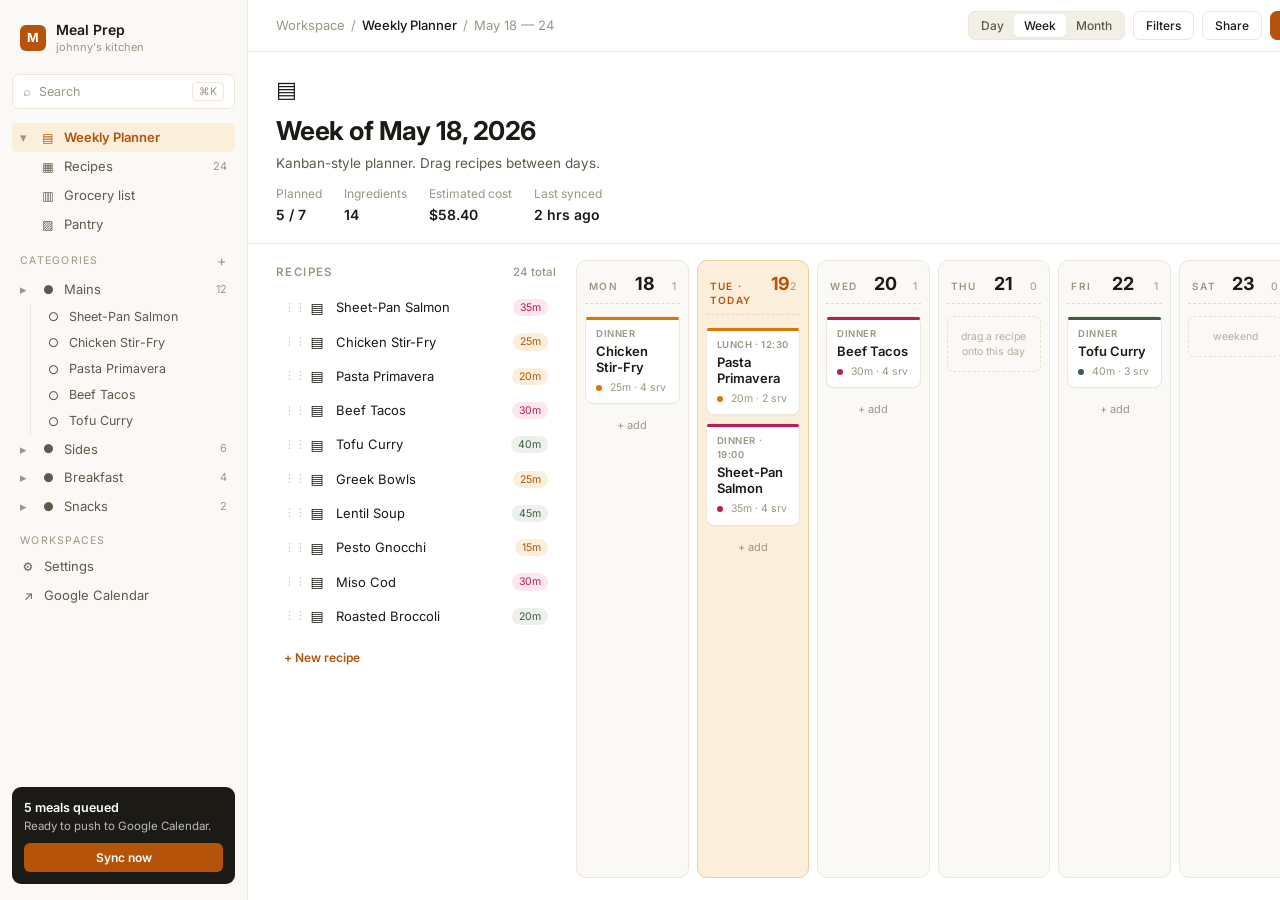
<file: static/mockups/notion-3-amber-kanban.html>
<!doctype html>
<html lang="en">
<head>
<meta charset="utf-8" />
<title>Notion Clean — Amber Kanban</title>
<link rel="preconnect" href="https://fonts.googleapis.com">
<link rel="preconnect" href="https://fonts.gstatic.com" crossorigin>
<link href="https://fonts.googleapis.com/css2?family=Inter:wght@400;500;600;700&display=swap" rel="stylesheet">
<style>
  * { box-sizing: border-box; margin: 0; padding: 0; }
  :root {
    --paper: #FFFFFF;
    --bg: #FBF9F5;
    --bg-2: #F2EFE7;
    --line: #ECE7DA;
    --line-2: #E0DAC8;
    --ink: #1C1A14;
    --ink-2: #5E594B;
    --ink-3: #9C9684;
    --accent: #B45309;
    --accent-2: #D97706;
    --accent-soft: #FBEEDB;
    --accent-mid: #ECCFA1;
    --sage: #3E5C44;
    --rose: #B91C5C;
  }
  html, body {
    background: var(--bg); color: var(--ink);
    font-family: 'Inter', system-ui, sans-serif;
    font-size: 13.5px; line-height: 1.45;
    -webkit-font-smoothing: antialiased;
  }
  body { width: 1440px; height: 900px; display: grid; grid-template-columns: 248px 1fr; overflow: hidden; }
  .sidebar {
    background: var(--bg); border-right: 1px solid var(--line);
    padding: 16px 12px; display: flex; flex-direction: column; min-height: 0;
  }
  .ws { display: flex; align-items: center; gap: 10px; padding: 4px 8px; margin-bottom: 14px; }
  .ws .ico { width: 26px; height: 26px; border-radius: 6px; background: var(--accent); color: white; display: grid; place-items: center; font-weight: 700; font-size: 12.5px; }
  .ws .name { font-weight: 600; font-size: 14px; }
  .ws .sub { font-size: 11px; color: var(--ink-3); }
  .search {
    display: flex; align-items: center; gap: 8px;
    padding: 7px 10px; background: var(--paper);
    border: 1px solid var(--line); border-radius: 7px;
    color: var(--ink-3); font-size: 12.5px; margin-bottom: 14px;
  }
  .search .k { margin-left: auto; font-size: 10.5px; padding: 1px 6px; border: 1px solid var(--line); border-radius: 4px; }
  .nav-section {
    font-size: 10.5px; text-transform: uppercase; letter-spacing: 0.12em;
    color: var(--ink-3); padding: 12px 8px 4px;
    display: flex; align-items: center; justify-content: space-between;
  }
  .nav-section .plus { font-size: 14px; }
  .nav-item {
    display: flex; align-items: center; gap: 8px;
    padding: 5px 8px; border-radius: 5px;
    font-size: 13px; color: var(--ink-2);
  }
  .nav-item:hover { background: var(--bg-2); }
  .nav-item.active { background: var(--accent-soft); color: var(--accent); font-weight: 600; }
  .nav-item .chev { color: var(--ink-3); width: 12px; }
  .nav-item .ico { width: 16px; text-align: center; font-size: 12px; }
  .nav-item .ct { margin-left: auto; font-size: 11px; color: var(--ink-3); }
  .nav-children { margin-left: 18px; border-left: 1px solid var(--line); padding-left: 6px; }
  .nav-children .nav-item { font-size: 12.5px; padding: 4px 8px; }
  .upgrade {
    margin-top: auto; border-radius: 9px; padding: 12px;
    background: var(--ink); color: white;
  }
  .upgrade .h { font-weight: 600; font-size: 12.5px; margin-bottom: 2px; }
  .upgrade .s { color: rgba(255,255,255,0.7); font-size: 11.5px; margin-bottom: 8px; line-height: 1.35; }
  .upgrade button {
    width: 100%; padding: 7px; border: 0; background: var(--accent);
    color: white; border-radius: 6px; font: 600 12px 'Inter', sans-serif;
  }

  .main { background: var(--paper); display: grid; grid-template-rows: 52px auto 1fr; min-width: 0; }
  .topbar { display: flex; align-items: center; justify-content: space-between; padding: 0 28px; border-bottom: 1px solid var(--line); }
  .crumbs { display: flex; align-items: center; gap: 6px; font-size: 13px; color: var(--ink-2); }
  .crumbs b { font-weight: 500; color: var(--ink); }
  .crumbs span { color: var(--ink-3); }
  .topbar-r { display: flex; align-items: center; gap: 8px; }
  .seg { display: flex; padding: 2px; background: var(--bg-2); border: 1px solid var(--line); border-radius: 7px; }
  .seg button { background: transparent; border: 0; padding: 4px 10px; font: 500 12px 'Inter', sans-serif; color: var(--ink-2); border-radius: 5px; }
  .seg button.on { background: var(--paper); color: var(--ink); box-shadow: 0 1px 2px rgba(0,0,0,0.04); }
  .btn { padding: 6px 12px; border-radius: 7px; font: 500 12px 'Inter', sans-serif; border: 1px solid var(--line); background: var(--paper); color: var(--ink); cursor: pointer; }
  .btn.primary { background: var(--accent); color: white; border-color: var(--accent); }
  .avatar { width: 28px; height: 28px; border-radius: 50%; background: var(--accent); color: white; display: grid; place-items: center; font-weight: 600; font-size: 11.5px; }

  .page-h { padding: 22px 28px 18px; border-bottom: 1px solid var(--line); display: flex; align-items: flex-end; justify-content: space-between; }
  .page-h .ic { font-size: 22px; margin-bottom: 6px; }
  .page-h h1 { font-size: 26px; font-weight: 700; letter-spacing: -0.02em; }
  .page-h .desc { color: var(--ink-2); margin-top: 4px; font-size: 13.5px; }
  .meta-row { display: flex; gap: 22px; margin-top: 12px; }
  .meta-row .item { display: flex; flex-direction: column; font-size: 12px; color: var(--ink-3); }
  .meta-row .item b { color: var(--ink); font-weight: 600; font-size: 14px; margin-top: 2px; }
  .week-nav { display: flex; align-items: center; gap: 6px; }
  .iconbtn { width: 28px; height: 28px; border-radius: 6px; border: 1px solid var(--line); background: var(--paper); color: var(--ink-2); font-size: 13px; }

  /* Kanban body */
  .body { padding: 16px 28px 22px; display: grid; grid-template-columns: 280px 1fr; gap: 20px; min-height: 0; }
  .lib h3 { font-size: 11.5px; text-transform: uppercase; letter-spacing: 0.12em; color: var(--ink-3); font-weight: 600; padding: 4px 0 10px; display: flex; align-items: center; justify-content: space-between; }
  .lib h3 .ct { color: var(--ink-3); font-weight: 500; letter-spacing: 0; text-transform: none; font-size: 11.5px; }
  .recipe { display: flex; align-items: center; gap: 10px; padding: 7px 8px; border-radius: 6px; }
  .recipe:hover { background: var(--bg); }
  .recipe .h { color: var(--ink-3); font-size: 11px; opacity: 0.6; width: 14px; }
  .recipe .em { font-size: 14px; width: 18px; text-align: center; }
  .recipe .n { font-size: 13px; }
  .recipe .tag { margin-left: auto; font-size: 10.5px; padding: 1px 7px; border-radius: 999px; background: var(--bg-2); color: var(--ink-2); }
  .recipe .tag.acc { background: var(--accent-soft); color: var(--accent); }
  .recipe .tag.sage { background: #ECF1ED; color: var(--sage); }
  .recipe .tag.rose { background: #FCE7EE; color: var(--rose); }

  .kanban {
    display: grid; grid-template-columns: repeat(7, 1fr); gap: 8px;
    flex: 1; min-height: 0;
  }
  .col {
    background: var(--bg); border: 1px solid var(--line);
    border-radius: 10px; padding: 10px 8px;
    display: flex; flex-direction: column; gap: 8px; min-height: 0;
  }
  .col.today {
    background: var(--accent-soft);
    border-color: var(--accent-mid);
  }
  .col-h { display: flex; align-items: baseline; justify-content: space-between; padding: 0 4px 6px; border-bottom: 1px dashed var(--line-2); margin-bottom: 4px; }
  .col-h .dow { font-size: 10px; color: var(--ink-3); letter-spacing: 0.14em; text-transform: uppercase; font-weight: 600; }
  .col-h .dn { font-size: 18px; font-weight: 700; letter-spacing: -0.01em; }
  .col.today .dn { color: var(--accent); }
  .col.today .dow { color: var(--accent); }
  .col-h .count { font-size: 10.5px; color: var(--ink-3); }

  .card {
    background: var(--paper);
    border: 1px solid var(--line);
    border-radius: 8px;
    padding: 8px 10px;
    box-shadow: 0 1px 0 rgba(0,0,0,0.02);
    cursor: grab;
  }
  .card .stripe {
    height: 3px; border-radius: 2px; margin: -8px -10px 7px;
    background: var(--accent);
  }
  .card.sage .stripe { background: var(--sage); }
  .card.rose .stripe { background: var(--rose); }
  .card.amber .stripe { background: var(--accent-2); }
  .card .t { font-size: 9.5px; color: var(--ink-3); letter-spacing: 0.06em; text-transform: uppercase; margin-bottom: 2px; font-weight: 600; }
  .card .n { font-size: 13px; font-weight: 600; line-height: 1.25; margin-bottom: 5px; }
  .card .foot { display: flex; align-items: center; gap: 8px; font-size: 10.5px; color: var(--ink-3); }
  .card .foot .pip { width: 6px; height: 6px; border-radius: 50%; background: var(--accent); }
  .card.sage .foot .pip { background: var(--sage); }
  .card.rose .foot .pip { background: var(--rose); }
  .card.amber .foot .pip { background: var(--accent-2); }
  .drop { border: 1px dashed var(--line-2); border-radius: 6px; padding: 12px; color: var(--ink-3); font-size: 10.5px; text-align: center; opacity: 0.75; }
  .col-add { color: var(--ink-3); font-size: 11px; text-align: center; padding: 6px; cursor: pointer; }
  .col-add:hover { color: var(--accent); }
</style>
</head>
<body>
  <aside class="sidebar">
    <div class="ws"><div class="ico">M</div><div><div class="name">Meal Prep</div><div class="sub">johnny's kitchen</div></div></div>
    <div class="search"><span>⌕</span><span>Search</span><span class="k">⌘K</span></div>

    <div class="nav-item active"><span class="chev">▾</span><span class="ico">▤</span> Weekly Planner</div>
    <div class="nav-item"><span class="chev"></span><span class="ico">▦</span> Recipes <span class="ct">24</span></div>
    <div class="nav-item"><span class="chev"></span><span class="ico">▥</span> Grocery list</div>
    <div class="nav-item"><span class="chev"></span><span class="ico">▨</span> Pantry</div>

    <div class="nav-section">Categories <span class="plus">+</span></div>
    <div class="nav-item"><span class="chev">▸</span><span class="ico">●</span> Mains <span class="ct">12</span></div>
    <div class="nav-children">
      <div class="nav-item"><span class="ico">○</span> Sheet-Pan Salmon</div>
      <div class="nav-item"><span class="ico">○</span> Chicken Stir-Fry</div>
      <div class="nav-item"><span class="ico">○</span> Pasta Primavera</div>
      <div class="nav-item"><span class="ico">○</span> Beef Tacos</div>
      <div class="nav-item"><span class="ico">○</span> Tofu Curry</div>
    </div>
    <div class="nav-item"><span class="chev">▸</span><span class="ico">●</span> Sides <span class="ct">6</span></div>
    <div class="nav-item"><span class="chev">▸</span><span class="ico">●</span> Breakfast <span class="ct">4</span></div>
    <div class="nav-item"><span class="chev">▸</span><span class="ico">●</span> Snacks <span class="ct">2</span></div>

    <div class="nav-section">Workspaces</div>
    <div class="nav-item"><span class="ico">⚙</span> Settings</div>
    <div class="nav-item"><span class="ico">↗</span> Google Calendar</div>

    <div class="upgrade">
      <div class="h">5 meals queued</div>
      <div class="s">Ready to push to Google Calendar.</div>
      <button>Sync now</button>
    </div>
  </aside>

  <section class="main">
    <header class="topbar">
      <div class="crumbs"><span>Workspace</span><span>/</span><b>Weekly Planner</b><span>/</span><span>May 18 — 24</span></div>
      <div class="topbar-r">
        <div class="seg"><button>Day</button><button class="on">Week</button><button>Month</button></div>
        <button class="btn">Filters</button>
        <button class="btn">Share</button>
        <button class="btn primary">Generate plan</button>
        <div class="avatar">JJ</div>
      </div>
    </header>

    <div class="page-h">
      <div>
        <div class="ic">▤</div>
        <h1>Week of May 18, 2026</h1>
        <div class="desc">Kanban-style planner. Drag recipes between days.</div>
        <div class="meta-row">
          <div class="item">Planned <b>5 / 7</b></div>
          <div class="item">Ingredients <b>14</b></div>
          <div class="item">Estimated cost <b>$58.40</b></div>
          <div class="item">Last synced <b>2 hrs ago</b></div>
        </div>
      </div>
      <div class="week-nav">
        <button class="iconbtn">‹</button>
        <button class="btn">Today</button>
        <button class="iconbtn">›</button>
      </div>
    </div>

    <div class="body">
      <div class="lib">
        <h3>Recipes <span class="ct">24 total</span></h3>
        <div class="recipe"><span class="h">⋮⋮</span><span class="em">▤</span><span class="n">Sheet-Pan Salmon</span><span class="tag rose">35m</span></div>
        <div class="recipe"><span class="h">⋮⋮</span><span class="em">▤</span><span class="n">Chicken Stir-Fry</span><span class="tag acc">25m</span></div>
        <div class="recipe"><span class="h">⋮⋮</span><span class="em">▤</span><span class="n">Pasta Primavera</span><span class="tag acc">20m</span></div>
        <div class="recipe"><span class="h">⋮⋮</span><span class="em">▤</span><span class="n">Beef Tacos</span><span class="tag rose">30m</span></div>
        <div class="recipe"><span class="h">⋮⋮</span><span class="em">▤</span><span class="n">Tofu Curry</span><span class="tag sage">40m</span></div>
        <div class="recipe"><span class="h">⋮⋮</span><span class="em">▤</span><span class="n">Greek Bowls</span><span class="tag acc">25m</span></div>
        <div class="recipe"><span class="h">⋮⋮</span><span class="em">▤</span><span class="n">Lentil Soup</span><span class="tag sage">45m</span></div>
        <div class="recipe"><span class="h">⋮⋮</span><span class="em">▤</span><span class="n">Pesto Gnocchi</span><span class="tag acc">15m</span></div>
        <div class="recipe"><span class="h">⋮⋮</span><span class="em">▤</span><span class="n">Miso Cod</span><span class="tag rose">30m</span></div>
        <div class="recipe"><span class="h">⋮⋮</span><span class="em">▤</span><span class="n">Roasted Broccoli</span><span class="tag sage">20m</span></div>
        <div style="margin-top:10px; font-size:12px; color:var(--accent); font-weight:600; padding: 6px 8px;">+ New recipe</div>
      </div>

      <div class="kanban">
        <div class="col">
          <div class="col-h"><span class="dow">Mon</span><span class="dn">18</span><span class="count">1</span></div>
          <div class="card amber">
            <div class="stripe"></div>
            <div class="t">Dinner</div>
            <div class="n">Chicken Stir-Fry</div>
            <div class="foot"><span class="pip"></span>25m · 4 srv</div>
          </div>
          <div class="col-add">+ add</div>
        </div>

        <div class="col today">
          <div class="col-h"><span class="dow">Tue · today</span><span class="dn">19</span><span class="count">2</span></div>
          <div class="card amber">
            <div class="stripe"></div>
            <div class="t">Lunch · 12:30</div>
            <div class="n">Pasta Primavera</div>
            <div class="foot"><span class="pip"></span>20m · 2 srv</div>
          </div>
          <div class="card rose">
            <div class="stripe"></div>
            <div class="t">Dinner · 19:00</div>
            <div class="n">Sheet-Pan Salmon</div>
            <div class="foot"><span class="pip"></span>35m · 4 srv</div>
          </div>
          <div class="col-add">+ add</div>
        </div>

        <div class="col">
          <div class="col-h"><span class="dow">Wed</span><span class="dn">20</span><span class="count">1</span></div>
          <div class="card rose">
            <div class="stripe"></div>
            <div class="t">Dinner</div>
            <div class="n">Beef Tacos</div>
            <div class="foot"><span class="pip"></span>30m · 4 srv</div>
          </div>
          <div class="col-add">+ add</div>
        </div>

        <div class="col">
          <div class="col-h"><span class="dow">Thu</span><span class="dn">21</span><span class="count">0</span></div>
          <div class="drop">drag a recipe<br>onto this day</div>
        </div>

        <div class="col">
          <div class="col-h"><span class="dow">Fri</span><span class="dn">22</span><span class="count">1</span></div>
          <div class="card sage">
            <div class="stripe"></div>
            <div class="t">Dinner</div>
            <div class="n">Tofu Curry</div>
            <div class="foot"><span class="pip"></span>40m · 3 srv</div>
          </div>
          <div class="col-add">+ add</div>
        </div>

        <div class="col">
          <div class="col-h"><span class="dow">Sat</span><span class="dn">23</span><span class="count">0</span></div>
          <div class="drop">weekend</div>
        </div>

        <div class="col">
          <div class="col-h"><span class="dow">Sun</span><span class="dn">24</span><span class="count">1</span></div>
          <div class="card amber">
            <div class="stripe"></div>
            <div class="t">Dinner</div>
            <div class="n">Greek Bowls</div>
            <div class="foot"><span class="pip"></span>25m · 2 srv</div>
          </div>
          <div class="col-add">+ add</div>
        </div>
      </div>
    </div>
  </section>
</body>
</html>
</file>
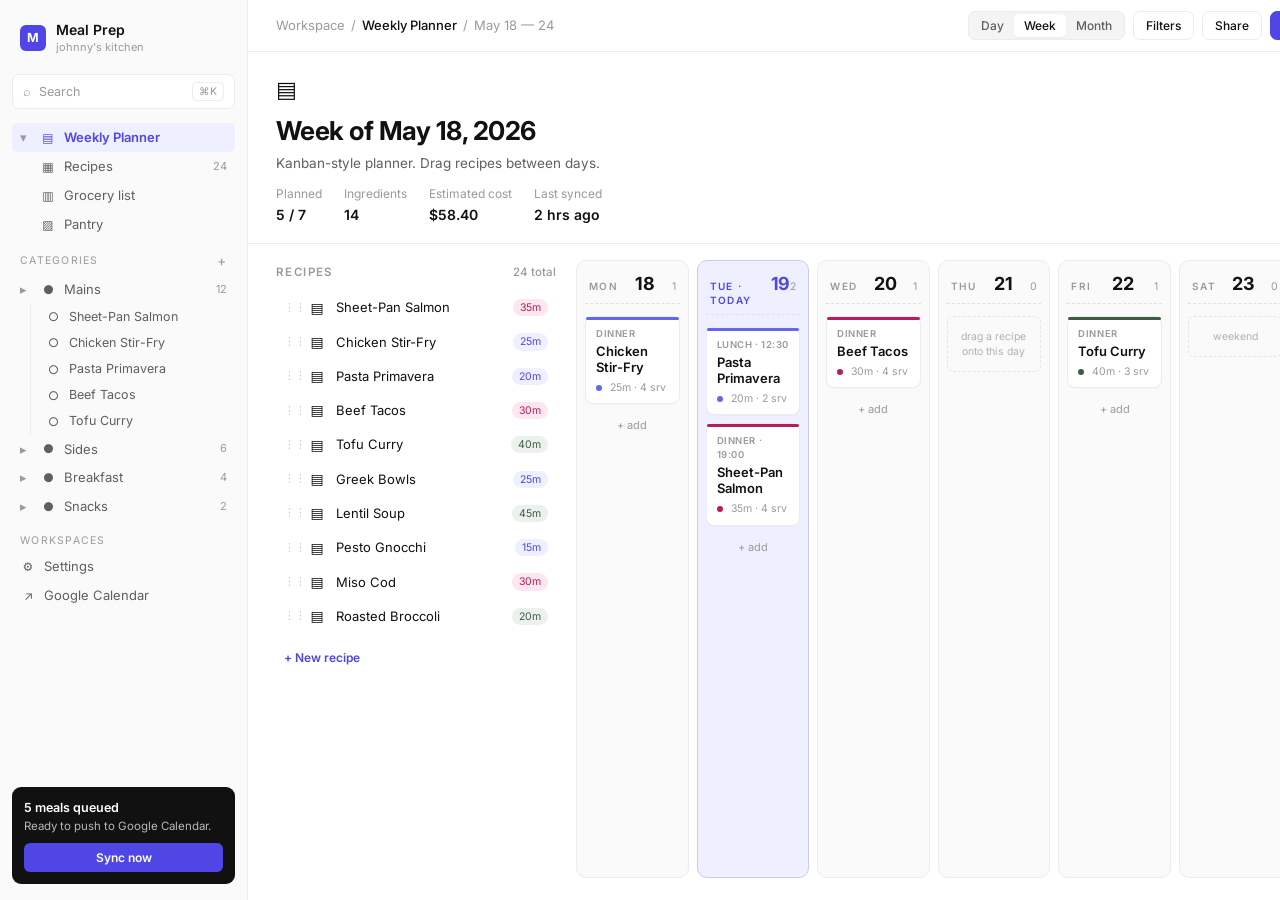
<file: static/mockups/notion-3-indigo-kanban.html>
<!doctype html>
<html lang="en">
<head>
<meta charset="utf-8" />
<title>Notion Clean — Indigo Kanban</title>
<link rel="preconnect" href="https://fonts.googleapis.com">
<link rel="preconnect" href="https://fonts.gstatic.com" crossorigin>
<link href="https://fonts.googleapis.com/css2?family=Inter:wght@400;500;600;700&display=swap" rel="stylesheet">
<style>
  * { box-sizing: border-box; margin: 0; padding: 0; }
  :root {
    --paper: #FFFFFF;
    --bg: #FAFAFA;
    --bg-2: #F4F4F4;
    --line: #ECECEC;
    --line-2: #E0E0E0;
    --ink: #111111;
    --ink-2: #5F5F5F;
    --ink-3: #9A9A9A;
    --accent: #4F46E5;
    --accent-2: #6366F1;
    --accent-soft: #EEF0FF;
    --accent-mid: #C7CBF5;
    --sage: #3E5C44;
    --rose: #B91C5C;
  }
  html, body {
    background: var(--bg); color: var(--ink);
    font-family: 'Inter', system-ui, sans-serif;
    font-size: 13.5px; line-height: 1.45;
    -webkit-font-smoothing: antialiased;
  }
  body { width: 1440px; height: 900px; display: grid; grid-template-columns: 248px 1fr; overflow: hidden; }
  .sidebar {
    background: var(--bg); border-right: 1px solid var(--line);
    padding: 16px 12px; display: flex; flex-direction: column; min-height: 0;
  }
  .ws { display: flex; align-items: center; gap: 10px; padding: 4px 8px; margin-bottom: 14px; }
  .ws .ico { width: 26px; height: 26px; border-radius: 6px; background: var(--accent); color: white; display: grid; place-items: center; font-weight: 700; font-size: 12.5px; }
  .ws .name { font-weight: 600; font-size: 14px; }
  .ws .sub { font-size: 11px; color: var(--ink-3); }
  .search {
    display: flex; align-items: center; gap: 8px;
    padding: 7px 10px; background: var(--paper);
    border: 1px solid var(--line); border-radius: 7px;
    color: var(--ink-3); font-size: 12.5px; margin-bottom: 14px;
  }
  .search .k { margin-left: auto; font-size: 10.5px; padding: 1px 6px; border: 1px solid var(--line); border-radius: 4px; }
  .nav-section {
    font-size: 10.5px; text-transform: uppercase; letter-spacing: 0.12em;
    color: var(--ink-3); padding: 12px 8px 4px;
    display: flex; align-items: center; justify-content: space-between;
  }
  .nav-section .plus { font-size: 14px; }
  .nav-item {
    display: flex; align-items: center; gap: 8px;
    padding: 5px 8px; border-radius: 5px;
    font-size: 13px; color: var(--ink-2);
  }
  .nav-item:hover { background: var(--bg-2); }
  .nav-item.active { background: var(--accent-soft); color: var(--accent); font-weight: 600; }
  .nav-item .chev { color: var(--ink-3); width: 12px; }
  .nav-item .ico { width: 16px; text-align: center; font-size: 12px; }
  .nav-item .ct { margin-left: auto; font-size: 11px; color: var(--ink-3); }
  .nav-children { margin-left: 18px; border-left: 1px solid var(--line); padding-left: 6px; }
  .nav-children .nav-item { font-size: 12.5px; padding: 4px 8px; }
  .upgrade {
    margin-top: auto; border-radius: 9px; padding: 12px;
    background: var(--ink); color: white;
  }
  .upgrade .h { font-weight: 600; font-size: 12.5px; margin-bottom: 2px; }
  .upgrade .s { color: rgba(255,255,255,0.7); font-size: 11.5px; margin-bottom: 8px; line-height: 1.35; }
  .upgrade button {
    width: 100%; padding: 7px; border: 0; background: var(--accent);
    color: white; border-radius: 6px; font: 600 12px 'Inter', sans-serif;
  }

  .main { background: var(--paper); display: grid; grid-template-rows: 52px auto 1fr; min-width: 0; }
  .topbar { display: flex; align-items: center; justify-content: space-between; padding: 0 28px; border-bottom: 1px solid var(--line); }
  .crumbs { display: flex; align-items: center; gap: 6px; font-size: 13px; color: var(--ink-2); }
  .crumbs b { font-weight: 500; color: var(--ink); }
  .crumbs span { color: var(--ink-3); }
  .topbar-r { display: flex; align-items: center; gap: 8px; }
  .seg { display: flex; padding: 2px; background: var(--bg-2); border: 1px solid var(--line); border-radius: 7px; }
  .seg button { background: transparent; border: 0; padding: 4px 10px; font: 500 12px 'Inter', sans-serif; color: var(--ink-2); border-radius: 5px; }
  .seg button.on { background: var(--paper); color: var(--ink); box-shadow: 0 1px 2px rgba(0,0,0,0.04); }
  .btn { padding: 6px 12px; border-radius: 7px; font: 500 12px 'Inter', sans-serif; border: 1px solid var(--line); background: var(--paper); color: var(--ink); cursor: pointer; }
  .btn.primary { background: var(--accent); color: white; border-color: var(--accent); }
  .avatar { width: 28px; height: 28px; border-radius: 50%; background: var(--accent); color: white; display: grid; place-items: center; font-weight: 600; font-size: 11.5px; }

  .page-h { padding: 22px 28px 18px; border-bottom: 1px solid var(--line); display: flex; align-items: flex-end; justify-content: space-between; }
  .page-h .ic { font-size: 22px; margin-bottom: 6px; }
  .page-h h1 { font-size: 26px; font-weight: 700; letter-spacing: -0.02em; }
  .page-h .desc { color: var(--ink-2); margin-top: 4px; font-size: 13.5px; }
  .meta-row { display: flex; gap: 22px; margin-top: 12px; }
  .meta-row .item { display: flex; flex-direction: column; font-size: 12px; color: var(--ink-3); }
  .meta-row .item b { color: var(--ink); font-weight: 600; font-size: 14px; margin-top: 2px; }
  .week-nav { display: flex; align-items: center; gap: 6px; }
  .iconbtn { width: 28px; height: 28px; border-radius: 6px; border: 1px solid var(--line); background: var(--paper); color: var(--ink-2); font-size: 13px; }

  /* Kanban body */
  .body { padding: 16px 28px 22px; display: grid; grid-template-columns: 280px 1fr; gap: 20px; min-height: 0; }
  .lib h3 { font-size: 11.5px; text-transform: uppercase; letter-spacing: 0.12em; color: var(--ink-3); font-weight: 600; padding: 4px 0 10px; display: flex; align-items: center; justify-content: space-between; }
  .lib h3 .ct { color: var(--ink-3); font-weight: 500; letter-spacing: 0; text-transform: none; font-size: 11.5px; }
  .recipe { display: flex; align-items: center; gap: 10px; padding: 7px 8px; border-radius: 6px; }
  .recipe:hover { background: var(--bg); }
  .recipe .h { color: var(--ink-3); font-size: 11px; opacity: 0.6; width: 14px; }
  .recipe .em { font-size: 14px; width: 18px; text-align: center; }
  .recipe .n { font-size: 13px; }
  .recipe .tag { margin-left: auto; font-size: 10.5px; padding: 1px 7px; border-radius: 999px; background: var(--bg-2); color: var(--ink-2); }
  .recipe .tag.acc { background: var(--accent-soft); color: var(--accent); }
  .recipe .tag.sage { background: #ECF1ED; color: var(--sage); }
  .recipe .tag.rose { background: #FCE7EE; color: var(--rose); }

  .kanban {
    display: grid; grid-template-columns: repeat(7, 1fr); gap: 8px;
    flex: 1; min-height: 0;
  }
  .col {
    background: var(--bg); border: 1px solid var(--line);
    border-radius: 10px; padding: 10px 8px;
    display: flex; flex-direction: column; gap: 8px; min-height: 0;
  }
  .col.today {
    background: var(--accent-soft);
    border-color: var(--accent-mid);
  }
  .col-h { display: flex; align-items: baseline; justify-content: space-between; padding: 0 4px 6px; border-bottom: 1px dashed var(--line-2); margin-bottom: 4px; }
  .col-h .dow { font-size: 10px; color: var(--ink-3); letter-spacing: 0.14em; text-transform: uppercase; font-weight: 600; }
  .col-h .dn { font-size: 18px; font-weight: 700; letter-spacing: -0.01em; }
  .col.today .dn { color: var(--accent); }
  .col.today .dow { color: var(--accent); }
  .col-h .count { font-size: 10.5px; color: var(--ink-3); }

  .card {
    background: var(--paper);
    border: 1px solid var(--line);
    border-radius: 8px;
    padding: 8px 10px;
    box-shadow: 0 1px 0 rgba(0,0,0,0.02);
    cursor: grab;
  }
  .card .stripe {
    height: 3px; border-radius: 2px; margin: -8px -10px 7px;
    background: var(--accent);
  }
  .card.indigo .stripe { background: var(--accent-2); }
  .card.sage .stripe { background: var(--sage); }
  .card.rose .stripe { background: var(--rose); }
  .card .t { font-size: 9.5px; color: var(--ink-3); letter-spacing: 0.06em; text-transform: uppercase; margin-bottom: 2px; font-weight: 600; }
  .card .n { font-size: 13px; font-weight: 600; line-height: 1.25; margin-bottom: 5px; }
  .card .foot { display: flex; align-items: center; gap: 8px; font-size: 10.5px; color: var(--ink-3); }
  .card .foot .pip { width: 6px; height: 6px; border-radius: 50%; background: var(--accent); }
  .card.indigo .foot .pip { background: var(--accent-2); }
  .card.sage .foot .pip { background: var(--sage); }
  .card.rose .foot .pip { background: var(--rose); }
  .drop { border: 1px dashed var(--line-2); border-radius: 6px; padding: 12px; color: var(--ink-3); font-size: 10.5px; text-align: center; opacity: 0.75; }
  .col-add { color: var(--ink-3); font-size: 11px; text-align: center; padding: 6px; cursor: pointer; }
  .col-add:hover { color: var(--accent); }
</style>
</head>
<body>
  <aside class="sidebar">
    <div class="ws"><div class="ico">M</div><div><div class="name">Meal Prep</div><div class="sub">johnny's kitchen</div></div></div>
    <div class="search"><span>⌕</span><span>Search</span><span class="k">⌘K</span></div>

    <div class="nav-item active"><span class="chev">▾</span><span class="ico">▤</span> Weekly Planner</div>
    <div class="nav-item"><span class="chev"></span><span class="ico">▦</span> Recipes <span class="ct">24</span></div>
    <div class="nav-item"><span class="chev"></span><span class="ico">▥</span> Grocery list</div>
    <div class="nav-item"><span class="chev"></span><span class="ico">▨</span> Pantry</div>

    <div class="nav-section">Categories <span class="plus">+</span></div>
    <div class="nav-item"><span class="chev">▸</span><span class="ico">●</span> Mains <span class="ct">12</span></div>
    <div class="nav-children">
      <div class="nav-item"><span class="ico">○</span> Sheet-Pan Salmon</div>
      <div class="nav-item"><span class="ico">○</span> Chicken Stir-Fry</div>
      <div class="nav-item"><span class="ico">○</span> Pasta Primavera</div>
      <div class="nav-item"><span class="ico">○</span> Beef Tacos</div>
      <div class="nav-item"><span class="ico">○</span> Tofu Curry</div>
    </div>
    <div class="nav-item"><span class="chev">▸</span><span class="ico">●</span> Sides <span class="ct">6</span></div>
    <div class="nav-item"><span class="chev">▸</span><span class="ico">●</span> Breakfast <span class="ct">4</span></div>
    <div class="nav-item"><span class="chev">▸</span><span class="ico">●</span> Snacks <span class="ct">2</span></div>

    <div class="nav-section">Workspaces</div>
    <div class="nav-item"><span class="ico">⚙</span> Settings</div>
    <div class="nav-item"><span class="ico">↗</span> Google Calendar</div>

    <div class="upgrade">
      <div class="h">5 meals queued</div>
      <div class="s">Ready to push to Google Calendar.</div>
      <button>Sync now</button>
    </div>
  </aside>

  <section class="main">
    <header class="topbar">
      <div class="crumbs"><span>Workspace</span><span>/</span><b>Weekly Planner</b><span>/</span><span>May 18 — 24</span></div>
      <div class="topbar-r">
        <div class="seg"><button>Day</button><button class="on">Week</button><button>Month</button></div>
        <button class="btn">Filters</button>
        <button class="btn">Share</button>
        <button class="btn primary">Generate plan</button>
        <div class="avatar">JJ</div>
      </div>
    </header>

    <div class="page-h">
      <div>
        <div class="ic">▤</div>
        <h1>Week of May 18, 2026</h1>
        <div class="desc">Kanban-style planner. Drag recipes between days.</div>
        <div class="meta-row">
          <div class="item">Planned <b>5 / 7</b></div>
          <div class="item">Ingredients <b>14</b></div>
          <div class="item">Estimated cost <b>$58.40</b></div>
          <div class="item">Last synced <b>2 hrs ago</b></div>
        </div>
      </div>
      <div class="week-nav">
        <button class="iconbtn">‹</button>
        <button class="btn">Today</button>
        <button class="iconbtn">›</button>
      </div>
    </div>

    <div class="body">
      <div class="lib">
        <h3>Recipes <span class="ct">24 total</span></h3>
        <div class="recipe"><span class="h">⋮⋮</span><span class="em">▤</span><span class="n">Sheet-Pan Salmon</span><span class="tag rose">35m</span></div>
        <div class="recipe"><span class="h">⋮⋮</span><span class="em">▤</span><span class="n">Chicken Stir-Fry</span><span class="tag acc">25m</span></div>
        <div class="recipe"><span class="h">⋮⋮</span><span class="em">▤</span><span class="n">Pasta Primavera</span><span class="tag acc">20m</span></div>
        <div class="recipe"><span class="h">⋮⋮</span><span class="em">▤</span><span class="n">Beef Tacos</span><span class="tag rose">30m</span></div>
        <div class="recipe"><span class="h">⋮⋮</span><span class="em">▤</span><span class="n">Tofu Curry</span><span class="tag sage">40m</span></div>
        <div class="recipe"><span class="h">⋮⋮</span><span class="em">▤</span><span class="n">Greek Bowls</span><span class="tag acc">25m</span></div>
        <div class="recipe"><span class="h">⋮⋮</span><span class="em">▤</span><span class="n">Lentil Soup</span><span class="tag sage">45m</span></div>
        <div class="recipe"><span class="h">⋮⋮</span><span class="em">▤</span><span class="n">Pesto Gnocchi</span><span class="tag acc">15m</span></div>
        <div class="recipe"><span class="h">⋮⋮</span><span class="em">▤</span><span class="n">Miso Cod</span><span class="tag rose">30m</span></div>
        <div class="recipe"><span class="h">⋮⋮</span><span class="em">▤</span><span class="n">Roasted Broccoli</span><span class="tag sage">20m</span></div>
        <div style="margin-top:10px; font-size:12px; color:var(--accent); font-weight:600; padding: 6px 8px;">+ New recipe</div>
      </div>

      <div class="kanban">
        <div class="col">
          <div class="col-h"><span class="dow">Mon</span><span class="dn">18</span><span class="count">1</span></div>
          <div class="card indigo">
            <div class="stripe"></div>
            <div class="t">Dinner</div>
            <div class="n">Chicken Stir-Fry</div>
            <div class="foot"><span class="pip"></span>25m · 4 srv</div>
          </div>
          <div class="col-add">+ add</div>
        </div>

        <div class="col today">
          <div class="col-h"><span class="dow">Tue · today</span><span class="dn">19</span><span class="count">2</span></div>
          <div class="card indigo">
            <div class="stripe"></div>
            <div class="t">Lunch · 12:30</div>
            <div class="n">Pasta Primavera</div>
            <div class="foot"><span class="pip"></span>20m · 2 srv</div>
          </div>
          <div class="card rose">
            <div class="stripe"></div>
            <div class="t">Dinner · 19:00</div>
            <div class="n">Sheet-Pan Salmon</div>
            <div class="foot"><span class="pip"></span>35m · 4 srv</div>
          </div>
          <div class="col-add">+ add</div>
        </div>

        <div class="col">
          <div class="col-h"><span class="dow">Wed</span><span class="dn">20</span><span class="count">1</span></div>
          <div class="card rose">
            <div class="stripe"></div>
            <div class="t">Dinner</div>
            <div class="n">Beef Tacos</div>
            <div class="foot"><span class="pip"></span>30m · 4 srv</div>
          </div>
          <div class="col-add">+ add</div>
        </div>

        <div class="col">
          <div class="col-h"><span class="dow">Thu</span><span class="dn">21</span><span class="count">0</span></div>
          <div class="drop">drag a recipe<br>onto this day</div>
        </div>

        <div class="col">
          <div class="col-h"><span class="dow">Fri</span><span class="dn">22</span><span class="count">1</span></div>
          <div class="card sage">
            <div class="stripe"></div>
            <div class="t">Dinner</div>
            <div class="n">Tofu Curry</div>
            <div class="foot"><span class="pip"></span>40m · 3 srv</div>
          </div>
          <div class="col-add">+ add</div>
        </div>

        <div class="col">
          <div class="col-h"><span class="dow">Sat</span><span class="dn">23</span><span class="count">0</span></div>
          <div class="drop">weekend</div>
        </div>

        <div class="col">
          <div class="col-h"><span class="dow">Sun</span><span class="dn">24</span><span class="count">1</span></div>
          <div class="card indigo">
            <div class="stripe"></div>
            <div class="t">Dinner</div>
            <div class="n">Greek Bowls</div>
            <div class="foot"><span class="pip"></span>25m · 2 srv</div>
          </div>
          <div class="col-add">+ add</div>
        </div>
      </div>
    </div>
  </section>
</body>
</html>
</file>
